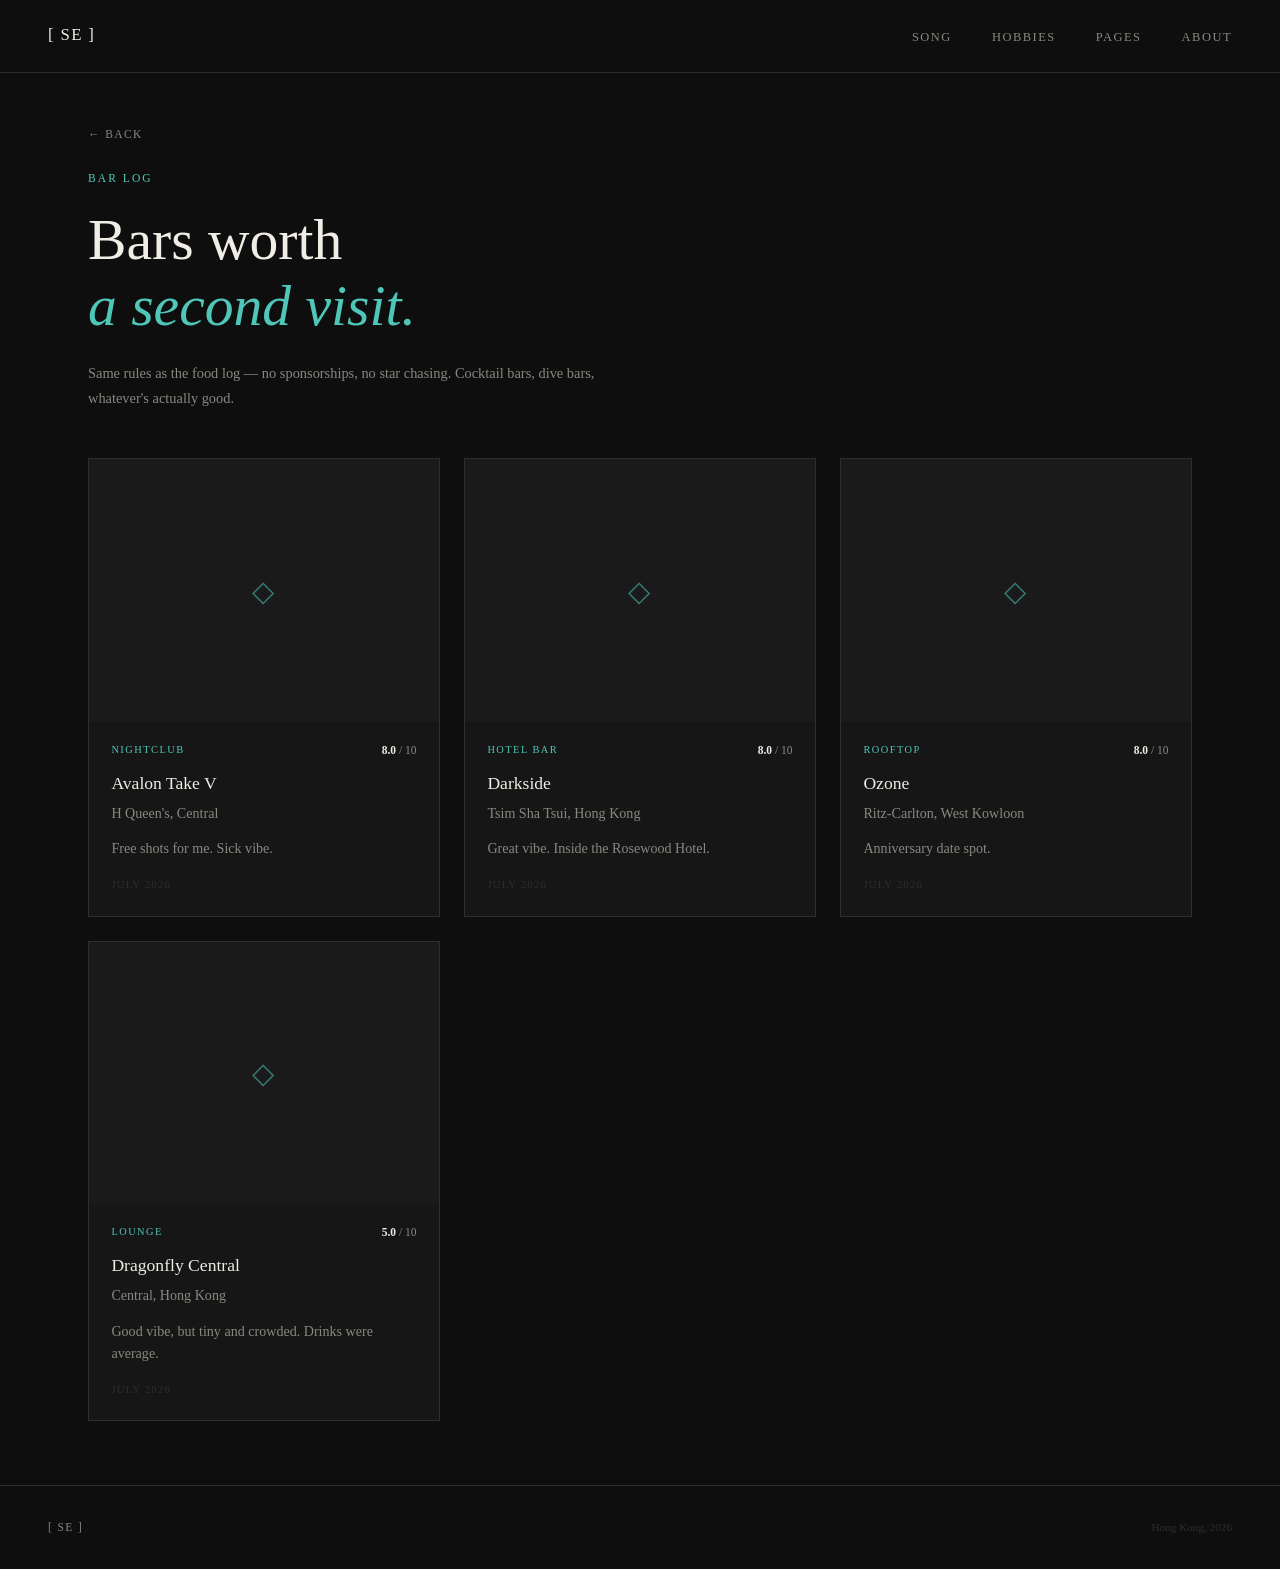
<file: bar-log.html>
<!DOCTYPE html>
<html lang="en">
<head>
  <meta charset="UTF-8" />
  <meta name="viewport" content="width=device-width, initial-scale=1.0" />
  <title>[ Se ] — Bar Log</title>
  <link rel="stylesheet" href="styles.css" />
</head>
<body>

  <!-- NAV -->
  <nav>
    <a href="index.html" class="nav-logo">[ Se ]</a>
    <ul class="nav-links">
      <li><a href="song.html">Song</a></li>
      <li><a href="index.html#hobbies">Hobbies</a></li>
      <li><a href="pages.html">Pages</a></li>
      <li><a href="index.html#about">About</a></li>
    </ul>
  </nav>

  <!-- PAGE HEADER -->
  <div class="page-header">
    <a href="index.html#hobbies" class="page-back">← Back</a>
    <p class="page-label">Bar Log</p>
    <h1>Bars worth<br><em>a second visit.</em></h1>
    <p class="page-sub">Same rules as the food log — no sponsorships, no star chasing. Cocktail bars, dive bars, whatever's actually good.</p>
  </div>

  <!-- BAR GRID -->
  <div class="food-grid">

    <div class="food-card">
      <div class="food-card-img"><span class="food-card-img-icon">◇</span></div>
      <div class="food-card-body">
        <div class="food-card-meta">
          <span class="food-card-tag">Nightclub</span>
          <span class="food-card-rating"><span>8.0</span> / 10</span>
        </div>
        <h3>Avalon Take V</h3>
        <p class="food-card-location">H Queen's, Central</p>
        <p>Free shots for me. Sick vibe.</p>
        <span class="food-card-date">July 2026</span>
      </div>
    </div>

    <div class="food-card">
      <div class="food-card-img"><span class="food-card-img-icon">◇</span></div>
      <div class="food-card-body">
        <div class="food-card-meta">
          <span class="food-card-tag">Hotel Bar</span>
          <span class="food-card-rating"><span>8.0</span> / 10</span>
        </div>
        <h3>Darkside</h3>
        <p class="food-card-location">Tsim Sha Tsui, Hong Kong</p>
        <p>Great vibe. Inside the Rosewood Hotel.</p>
        <span class="food-card-date">July 2026</span>
      </div>
    </div>

    <div class="food-card">
      <div class="food-card-img"><span class="food-card-img-icon">◇</span></div>
      <div class="food-card-body">
        <div class="food-card-meta">
          <span class="food-card-tag">Rooftop</span>
          <span class="food-card-rating"><span>8.0</span> / 10</span>
        </div>
        <h3>Ozone</h3>
        <p class="food-card-location">Ritz-Carlton, West Kowloon</p>
        <p>Anniversary date spot.</p>
        <span class="food-card-date">July 2026</span>
      </div>
    </div>

    <div class="food-card">
      <div class="food-card-img"><span class="food-card-img-icon">◇</span></div>
      <div class="food-card-body">
        <div class="food-card-meta">
          <span class="food-card-tag">Lounge</span>
          <span class="food-card-rating"><span>5.0</span> / 10</span>
        </div>
        <h3>Dragonfly Central</h3>
        <p class="food-card-location">Central, Hong Kong</p>
        <p>Good vibe, but tiny and crowded. Drinks were average.</p>
        <span class="food-card-date">July 2026</span>
      </div>
    </div>

  </div>

  <!-- FOOTER -->
  <footer>
    <span class="footer-name">[ Se ]</span>
    <span class="footer-note">Hong Kong, 2026</span>
  </footer>

</body>
</html>
</file>
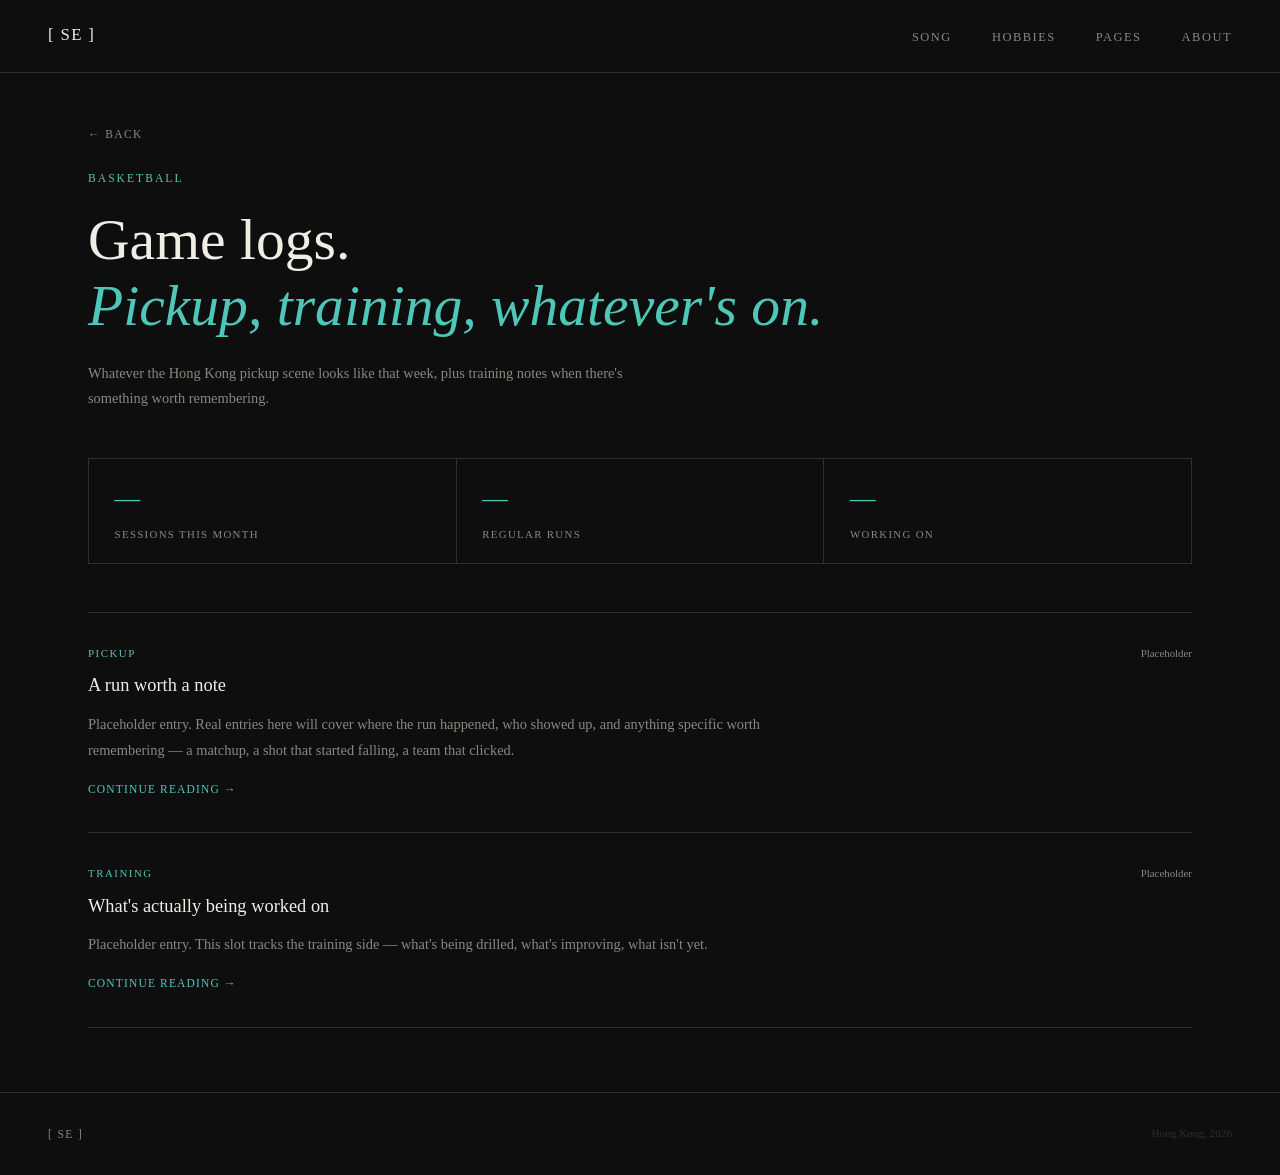
<file: basketball.html>
<!DOCTYPE html>
<html lang="en">
<head>
  <meta charset="UTF-8" />
  <meta name="viewport" content="width=device-width, initial-scale=1.0" />
  <title>[ Se ] — Basketball</title>
  <link rel="stylesheet" href="styles.css" />
</head>
<body>

  <!-- NAV -->
  <nav>
    <a href="index.html" class="nav-logo">[ Se ]</a>
    <ul class="nav-links">
      <li><a href="song.html">Song</a></li>
      <li><a href="index.html#hobbies">Hobbies</a></li>
      <li><a href="pages.html">Pages</a></li>
      <li><a href="index.html#about">About</a></li>
    </ul>
  </nav>

  <!-- PAGE HEADER -->
  <div class="page-header">
    <a href="index.html#hobbies" class="page-back">← Back</a>
    <p class="page-label">Basketball</p>
    <h1>Game logs.<br><em>Pickup, training, whatever's on.</em></h1>
    <p class="page-sub">Whatever the Hong Kong pickup scene looks like that week, plus training notes when there's something worth remembering.</p>
  </div>

  <!-- STATS -->
  <div class="stat-row">
    <div class="stat-block">
      <div class="stat-value">—</div>
      <div class="stat-label">Sessions this month</div>
    </div>
    <div class="stat-block">
      <div class="stat-value">—</div>
      <div class="stat-label">Regular runs</div>
    </div>
    <div class="stat-block">
      <div class="stat-value">—</div>
      <div class="stat-label">Working on</div>
    </div>
  </div>

  <!-- GAME LOG FEED -->
  <div class="markets-feed">

    <div class="market-post">
      <div class="market-post-header">
        <span class="market-tag">Pickup</span>
        <span class="market-date">Placeholder</span>
      </div>
      <h3 class="market-title">A run worth a note</h3>
      <p class="market-body">Placeholder entry. Real entries here will cover where the run happened, who showed up, and anything specific worth remembering — a matchup, a shot that started falling, a team that clicked.</p>
      <a href="#" class="market-read">Continue reading →</a>
    </div>

    <div class="market-post">
      <div class="market-post-header">
        <span class="market-tag">Training</span>
        <span class="market-date">Placeholder</span>
      </div>
      <h3 class="market-title">What's actually being worked on</h3>
      <p class="market-body">Placeholder entry. This slot tracks the training side — what's being drilled, what's improving, what isn't yet.</p>
      <a href="#" class="market-read">Continue reading →</a>
    </div>

  </div>

  <!-- FOOTER -->
  <footer>
    <span class="footer-name">[ Se ]</span>
    <span class="footer-note">Hong Kong, 2026</span>
  </footer>

</body>
</html>
</file>
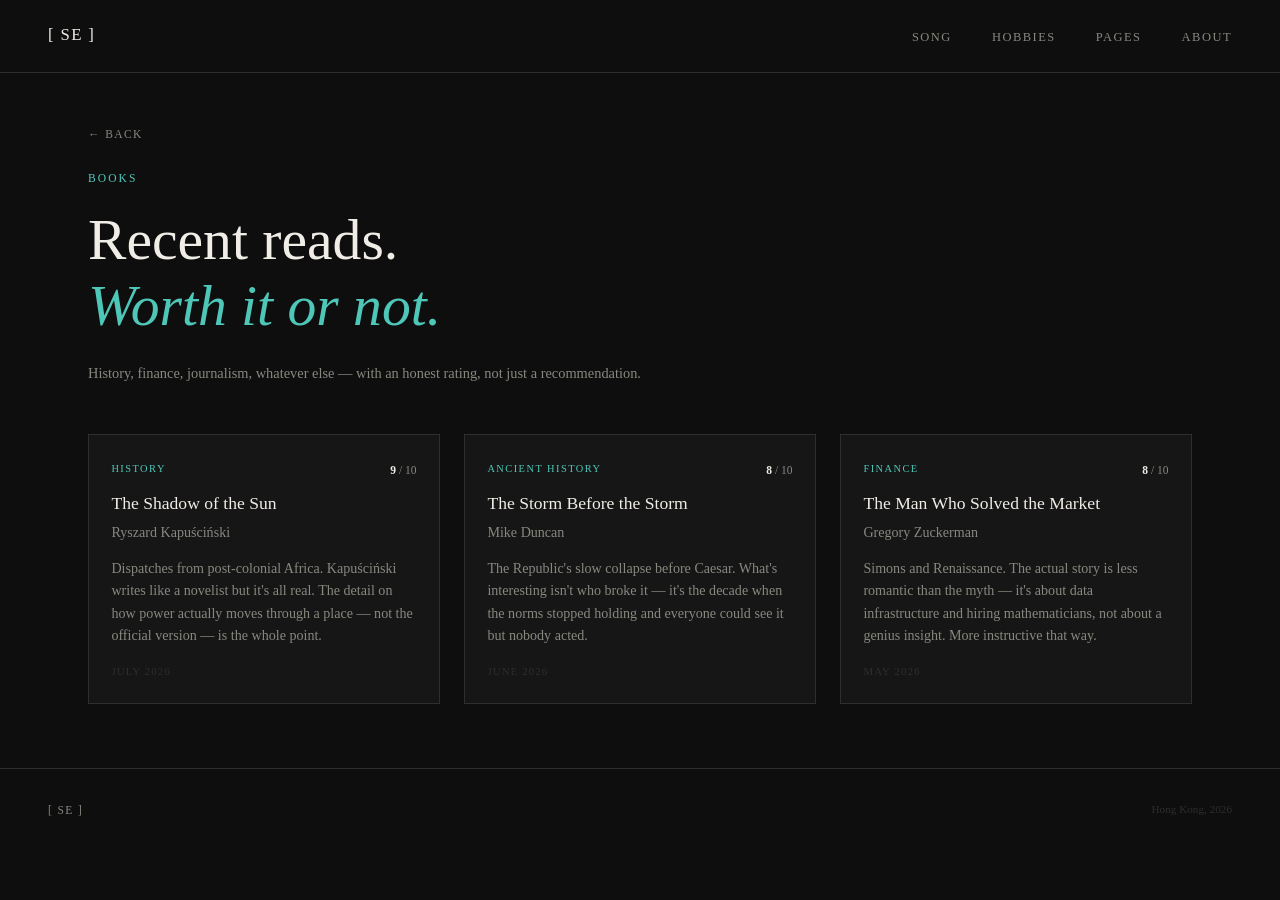
<file: books.html>
<!DOCTYPE html>
<html lang="en">
<head>
  <meta charset="UTF-8" />
  <meta name="viewport" content="width=device-width, initial-scale=1.0" />
  <title>[ Se ] — Books</title>
  <link rel="stylesheet" href="styles.css" />
</head>
<body>

  <!-- NAV -->
  <nav>
    <a href="index.html" class="nav-logo">[ Se ]</a>
    <ul class="nav-links">
      <li><a href="song.html">Song</a></li>
      <li><a href="index.html#hobbies">Hobbies</a></li>
      <li><a href="pages.html">Pages</a></li>
      <li><a href="index.html#about">About</a></li>
    </ul>
  </nav>

  <!-- PAGE HEADER -->
  <div class="page-header">
    <a href="index.html#hobbies" class="page-back">← Back</a>
    <p class="page-label">Books</p>
    <h1>Recent reads.<br><em>Worth it or not.</em></h1>
    <p class="page-sub">History, finance, journalism, whatever else — with an honest rating, not just a recommendation.</p>
  </div>

  <!-- BOOKS GRID -->
  <div class="food-grid">

    <div class="food-card">
      <div class="food-card-body" style="padding-top: 1.6rem;">
        <div class="food-card-meta">
          <span class="food-card-tag">History</span>
          <span class="food-card-rating"><span>9</span> / 10</span>
        </div>
        <h3>The Shadow of the Sun</h3>
        <p class="food-card-location">Ryszard Kapuściński</p>
        <p>Dispatches from post-colonial Africa. Kapuściński writes like a novelist but it's all real. The detail on how power actually moves through a place — not the official version — is the whole point.</p>
        <span class="food-card-date">July 2026</span>
      </div>
    </div>

    <div class="food-card">
      <div class="food-card-body" style="padding-top: 1.6rem;">
        <div class="food-card-meta">
          <span class="food-card-tag">Ancient History</span>
          <span class="food-card-rating"><span>8</span> / 10</span>
        </div>
        <h3>The Storm Before the Storm</h3>
        <p class="food-card-location">Mike Duncan</p>
        <p>The Republic's slow collapse before Caesar. What's interesting isn't who broke it — it's the decade when the norms stopped holding and everyone could see it but nobody acted.</p>
        <span class="food-card-date">June 2026</span>
      </div>
    </div>

    <div class="food-card">
      <div class="food-card-body" style="padding-top: 1.6rem;">
        <div class="food-card-meta">
          <span class="food-card-tag">Finance</span>
          <span class="food-card-rating"><span>8</span> / 10</span>
        </div>
        <h3>The Man Who Solved the Market</h3>
        <p class="food-card-location">Gregory Zuckerman</p>
        <p>Simons and Renaissance. The actual story is less romantic than the myth — it's about data infrastructure and hiring mathematicians, not about a genius insight. More instructive that way.</p>
        <span class="food-card-date">May 2026</span>
      </div>
    </div>

  </div>

  <!-- FOOTER -->
  <footer>
    <span class="footer-name">[ Se ]</span>
    <span class="footer-note">Hong Kong, 2026</span>
  </footer>

</body>
</html>
</file>
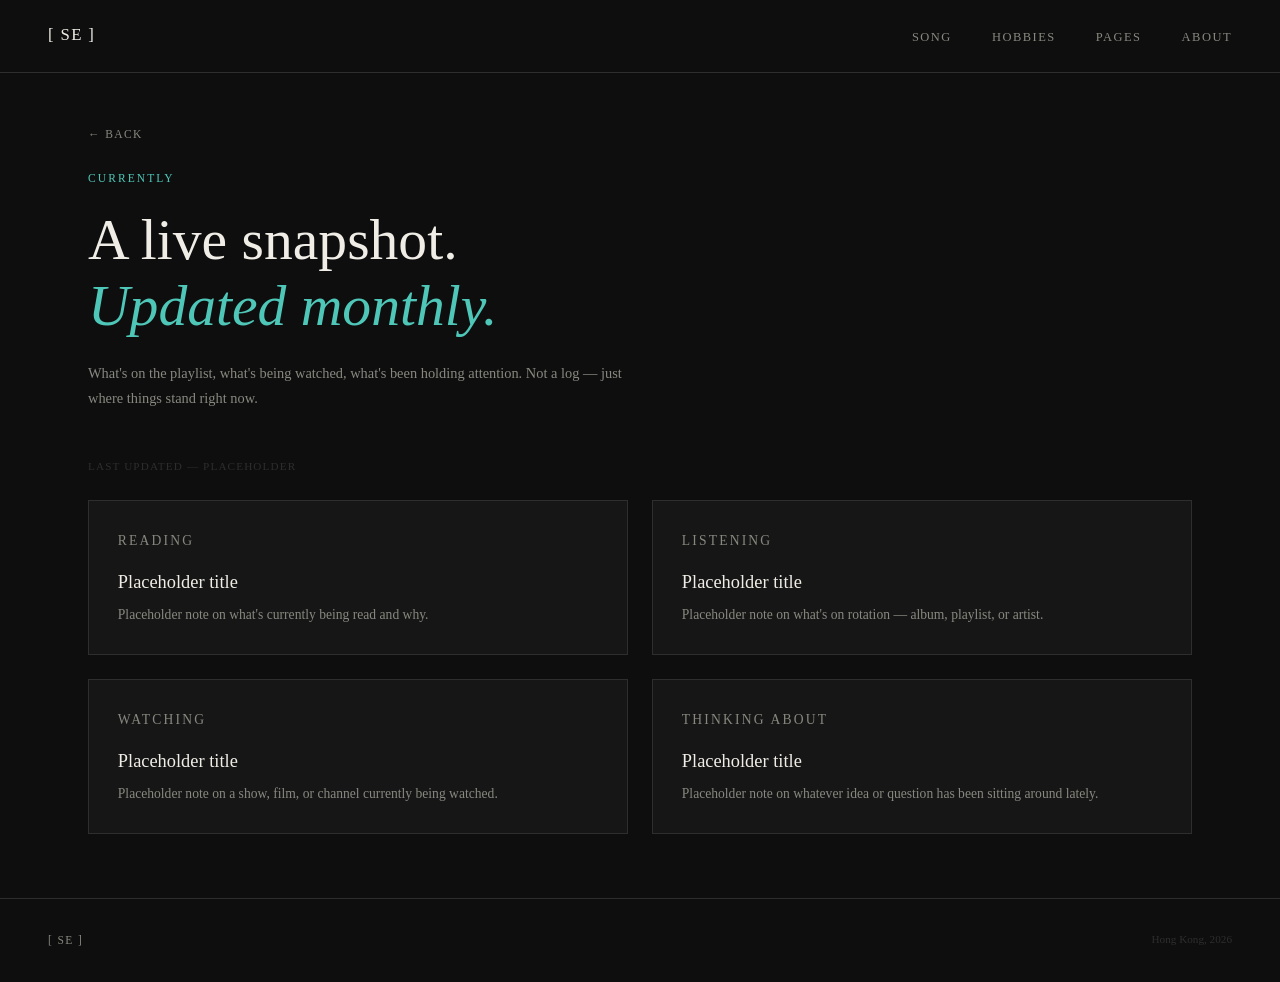
<file: currently.html>
<!DOCTYPE html>
<html lang="en">
<head>
  <meta charset="UTF-8" />
  <meta name="viewport" content="width=device-width, initial-scale=1.0" />
  <title>[ Se ] — Currently</title>
  <link rel="stylesheet" href="styles.css" />
</head>
<body>

  <!-- NAV -->
  <nav>
    <a href="index.html" class="nav-logo">[ Se ]</a>
    <ul class="nav-links">
      <li><a href="song.html">Song</a></li>
      <li><a href="index.html#hobbies">Hobbies</a></li>
      <li><a href="pages.html">Pages</a></li>
      <li><a href="index.html#about">About</a></li>
    </ul>
  </nav>

  <!-- PAGE HEADER -->
  <div class="page-header">
    <a href="index.html#hobbies" class="page-back">← Back</a>
    <p class="page-label">Currently</p>
    <h1>A live snapshot.<br><em>Updated monthly.</em></h1>
    <p class="page-sub">What's on the playlist, what's being watched, what's been holding attention. Not a log — just where things stand right now.</p>
  </div>

  <p class="now-updated">Last updated — Placeholder</p>

  <!-- NOW GRID -->
  <div class="now-grid">

    <div class="now-block">
      <p class="now-block-label">Reading</p>
      <h3>Placeholder title</h3>
      <p>Placeholder note on what's currently being read and why.</p>
    </div>

    <div class="now-block">
      <p class="now-block-label">Listening</p>
      <h3>Placeholder title</h3>
      <p>Placeholder note on what's on rotation — album, playlist, or artist.</p>
    </div>

    <div class="now-block">
      <p class="now-block-label">Watching</p>
      <h3>Placeholder title</h3>
      <p>Placeholder note on a show, film, or channel currently being watched.</p>
    </div>

    <div class="now-block">
      <p class="now-block-label">Thinking about</p>
      <h3>Placeholder title</h3>
      <p>Placeholder note on whatever idea or question has been sitting around lately.</p>
    </div>

  </div>

  <!-- FOOTER -->
  <footer>
    <span class="footer-name">[ Se ]</span>
    <span class="footer-note">Hong Kong, 2026</span>
  </footer>

</body>
</html>
</file>
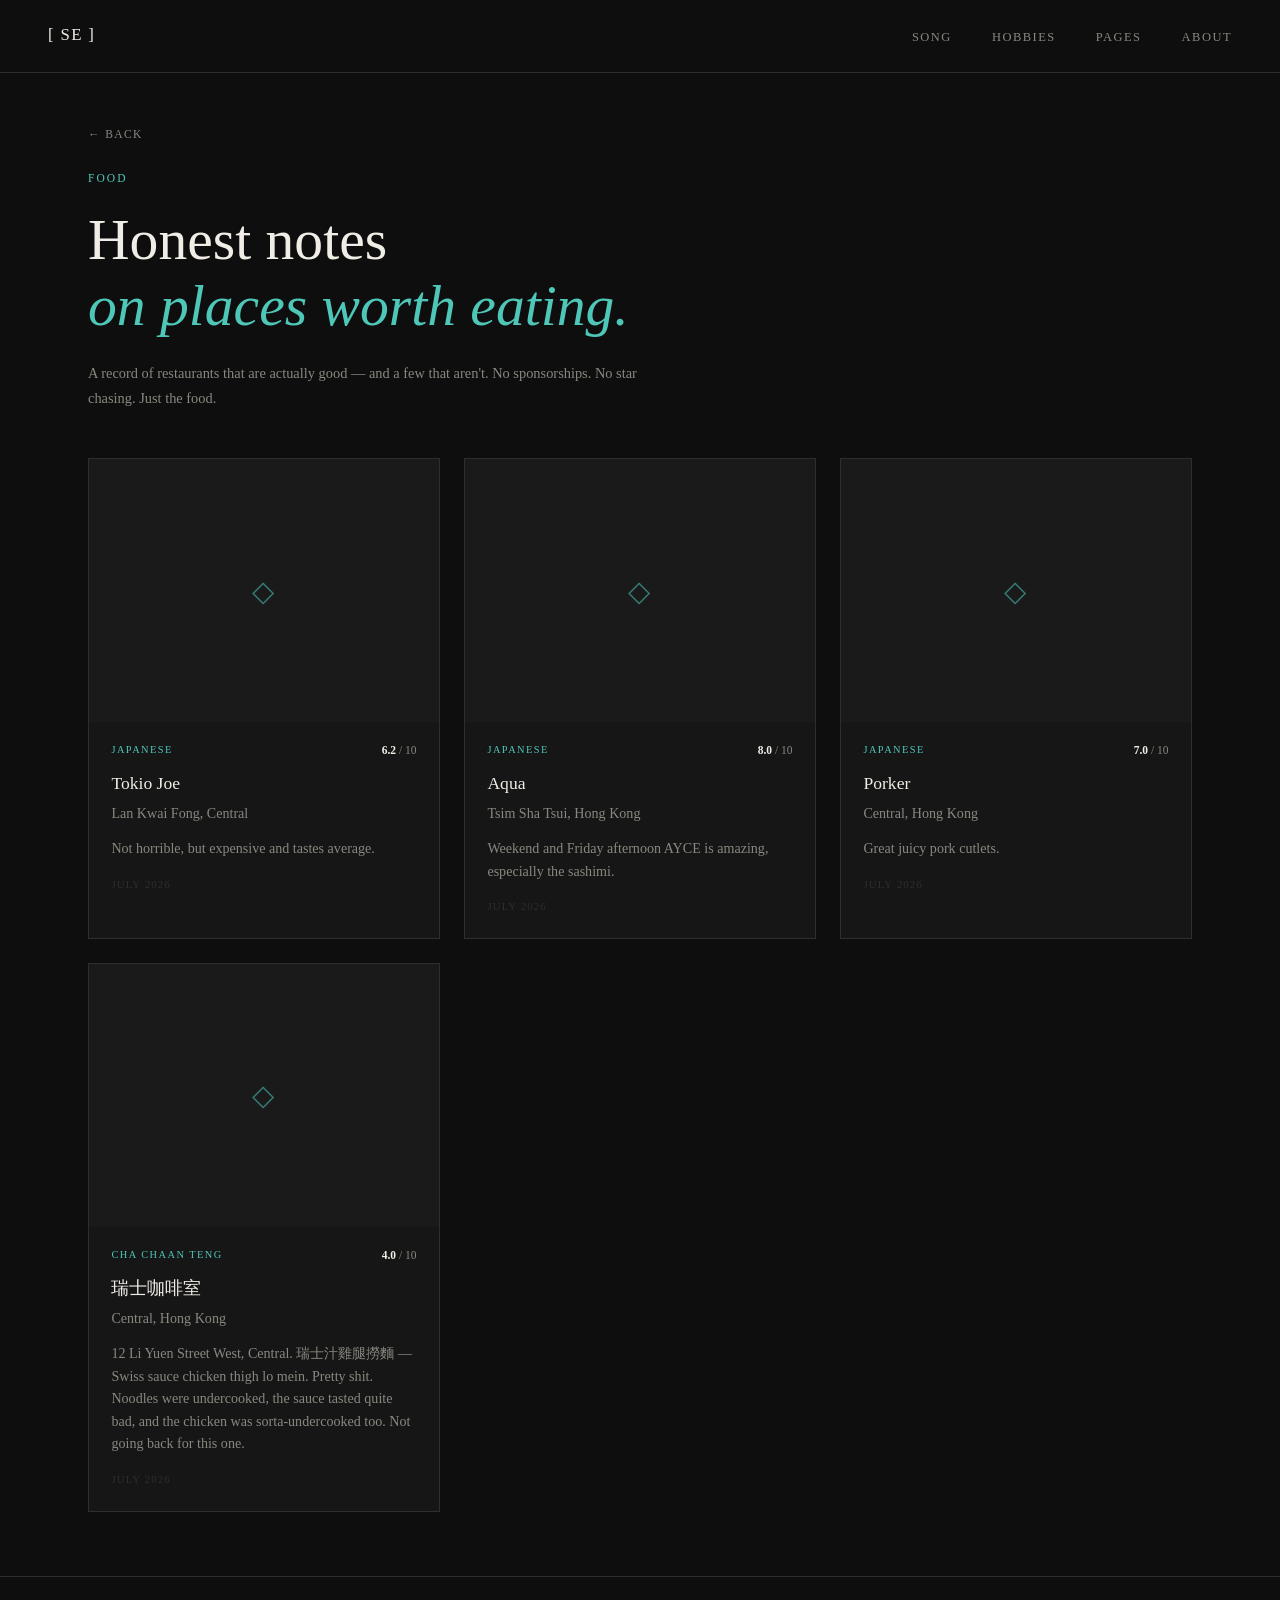
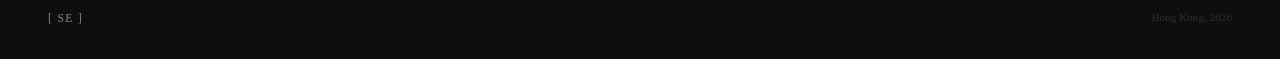
<file: food.html>
<!DOCTYPE html>
<html lang="en">
<head>
  <meta charset="UTF-8" />
  <meta name="viewport" content="width=device-width, initial-scale=1.0" />
  <title>[ Se ] — Food</title>
  <link rel="stylesheet" href="styles.css" />
</head>
<body>

  <!-- NAV -->
  <nav>
    <a href="index.html" class="nav-logo">[ Se ]</a>
    <ul class="nav-links">
      <li><a href="song.html">Song</a></li>
      <li><a href="index.html#hobbies">Hobbies</a></li>
      <li><a href="pages.html">Pages</a></li>
      <li><a href="index.html#about">About</a></li>
    </ul>
  </nav>

  <!-- PAGE HEADER -->
  <div class="page-header">
    <a href="index.html#hobbies" class="page-back">← Back</a>
    <p class="page-label">Food</p>
    <h1>Honest notes<br><em>on places worth eating.</em></h1>
    <p class="page-sub">A record of restaurants that are actually good — and a few that aren't. No sponsorships. No star chasing. Just the food.</p>
  </div>

  <!-- FOOD GRID -->
  <div class="food-grid">

    <div class="food-card">
      <div class="food-card-img"><span class="food-card-img-icon">◇</span></div>
      <div class="food-card-body">
        <div class="food-card-meta">
          <span class="food-card-tag">Japanese</span>
          <span class="food-card-rating"><span>6.2</span> / 10</span>
        </div>
        <h3>Tokio Joe</h3>
        <p class="food-card-location">Lan Kwai Fong, Central</p>
        <p>Not horrible, but expensive and tastes average.</p>
        <span class="food-card-date">July 2026</span>
      </div>
    </div>

    <div class="food-card">
      <div class="food-card-img"><span class="food-card-img-icon">◇</span></div>
      <div class="food-card-body">
        <div class="food-card-meta">
          <span class="food-card-tag">Japanese</span>
          <span class="food-card-rating"><span>8.0</span> / 10</span>
        </div>
        <h3>Aqua</h3>
        <p class="food-card-location">Tsim Sha Tsui, Hong Kong</p>
        <p>Weekend and Friday afternoon AYCE is amazing, especially the sashimi.</p>
        <span class="food-card-date">July 2026</span>
      </div>
    </div>

    <div class="food-card">
      <div class="food-card-img"><span class="food-card-img-icon">◇</span></div>
      <div class="food-card-body">
        <div class="food-card-meta">
          <span class="food-card-tag">Japanese</span>
          <span class="food-card-rating"><span>7.0</span> / 10</span>
        </div>
        <h3>Porker</h3>
        <p class="food-card-location">Central, Hong Kong</p>
        <p>Great juicy pork cutlets.</p>
        <span class="food-card-date">July 2026</span>
      </div>
    </div>

    <div class="food-card">
      <div class="food-card-img"><span class="food-card-img-icon">◇</span></div>
      <div class="food-card-body">
        <div class="food-card-meta">
          <span class="food-card-tag">Cha Chaan Teng</span>
          <span class="food-card-rating"><span>4.0</span> / 10</span>
        </div>
        <h3>瑞士咖啡室</h3>
        <p class="food-card-location">Central, Hong Kong</p>
        <p>12 Li Yuen Street West, Central. 瑞士汁雞腿撈麵 — Swiss sauce chicken thigh lo mein. Pretty shit. Noodles were undercooked, the sauce tasted quite bad, and the chicken was sorta-undercooked too. Not going back for this one.</p>
        <span class="food-card-date">July 2026</span>
      </div>
    </div>

  </div>

  <!-- FOOTER -->
  <footer>
    <span class="footer-name">[ Se ]</span>
    <span class="footer-note">Hong Kong, 2026</span>
  </footer>

</body>
</html>
</file>
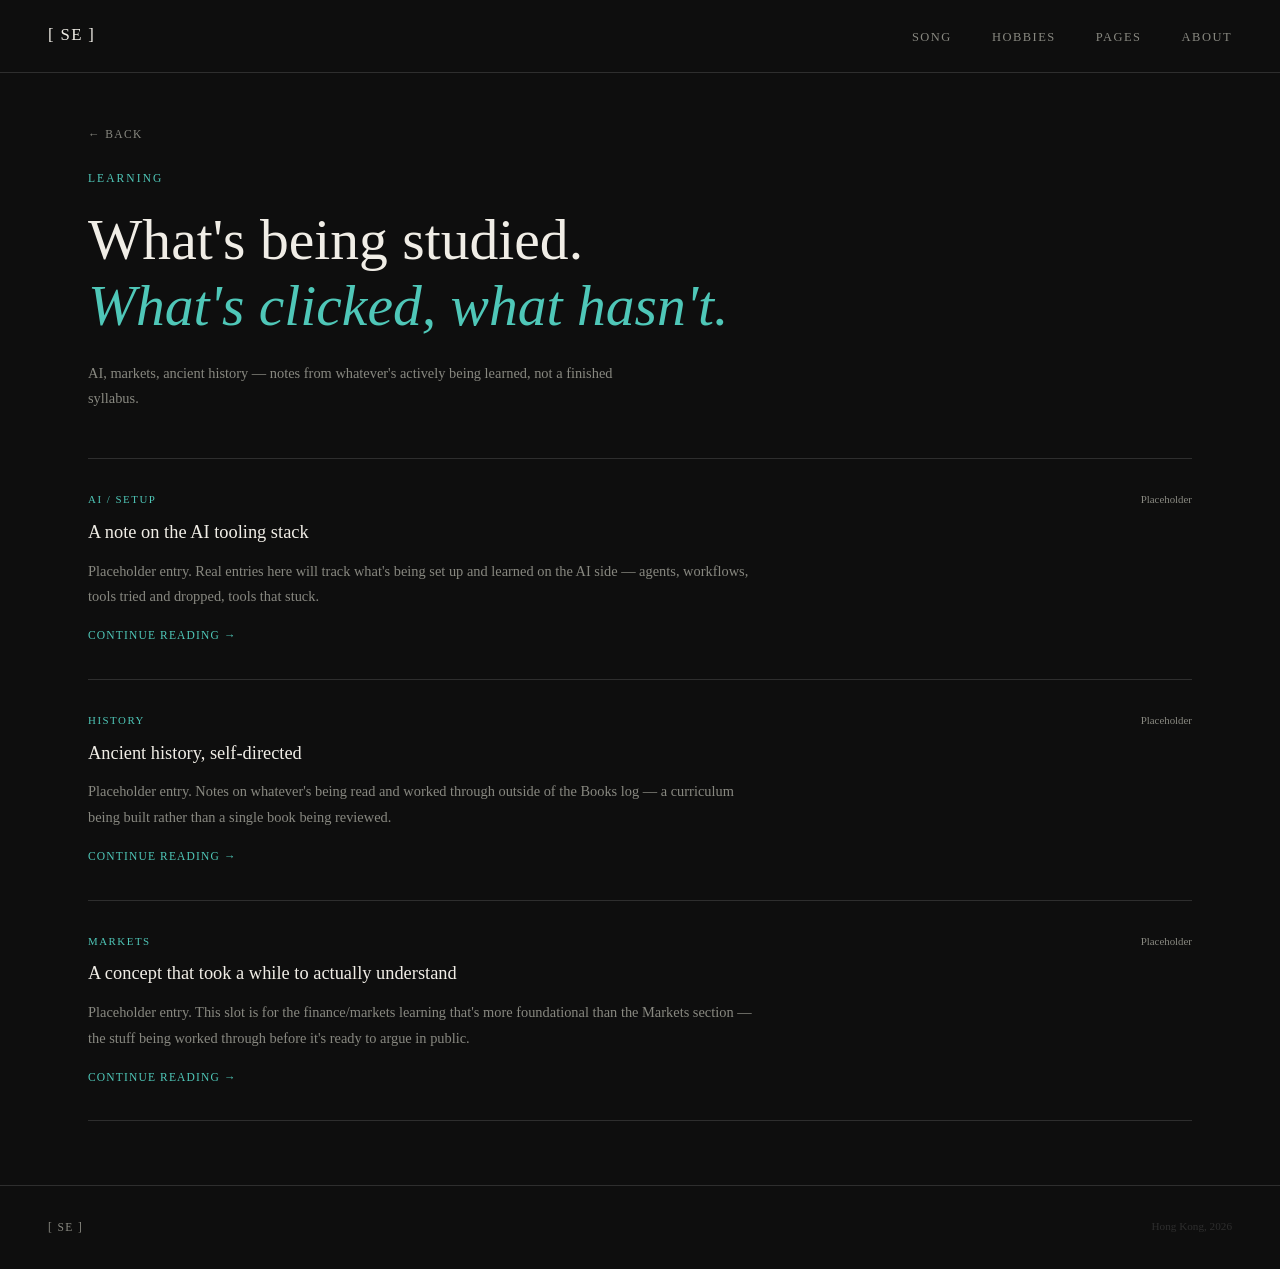
<file: learning.html>
<!DOCTYPE html>
<html lang="en">
<head>
  <meta charset="UTF-8" />
  <meta name="viewport" content="width=device-width, initial-scale=1.0" />
  <title>[ Se ] — Learning</title>
  <link rel="stylesheet" href="styles.css" />
</head>
<body>

  <!-- NAV -->
  <nav>
    <a href="index.html" class="nav-logo">[ Se ]</a>
    <ul class="nav-links">
      <li><a href="song.html">Song</a></li>
      <li><a href="index.html#hobbies">Hobbies</a></li>
      <li><a href="pages.html">Pages</a></li>
      <li><a href="index.html#about">About</a></li>
    </ul>
  </nav>

  <!-- PAGE HEADER -->
  <div class="page-header">
    <a href="index.html#hobbies" class="page-back">← Back</a>
    <p class="page-label">Learning</p>
    <h1>What's being studied.<br><em>What's clicked, what hasn't.</em></h1>
    <p class="page-sub">AI, markets, ancient history — notes from whatever's actively being learned, not a finished syllabus.</p>
  </div>

  <!-- NOTES FEED -->
  <div class="markets-feed">

    <div class="market-post">
      <div class="market-post-header">
        <span class="market-tag">AI / Setup</span>
        <span class="market-date">Placeholder</span>
      </div>
      <h3 class="market-title">A note on the AI tooling stack</h3>
      <p class="market-body">Placeholder entry. Real entries here will track what's being set up and learned on the AI side — agents, workflows, tools tried and dropped, tools that stuck.</p>
      <a href="#" class="market-read">Continue reading →</a>
    </div>

    <div class="market-post">
      <div class="market-post-header">
        <span class="market-tag">History</span>
        <span class="market-date">Placeholder</span>
      </div>
      <h3 class="market-title">Ancient history, self-directed</h3>
      <p class="market-body">Placeholder entry. Notes on whatever's being read and worked through outside of the Books log — a curriculum being built rather than a single book being reviewed.</p>
      <a href="#" class="market-read">Continue reading →</a>
    </div>

    <div class="market-post">
      <div class="market-post-header">
        <span class="market-tag">Markets</span>
        <span class="market-date">Placeholder</span>
      </div>
      <h3 class="market-title">A concept that took a while to actually understand</h3>
      <p class="market-body">Placeholder entry. This slot is for the finance/markets learning that's more foundational than the Markets section — the stuff being worked through before it's ready to argue in public.</p>
      <a href="#" class="market-read">Continue reading →</a>
    </div>

  </div>

  <!-- FOOTER -->
  <footer>
    <span class="footer-name">[ Se ]</span>
    <span class="footer-note">Hong Kong, 2026</span>
  </footer>

</body>
</html>
</file>
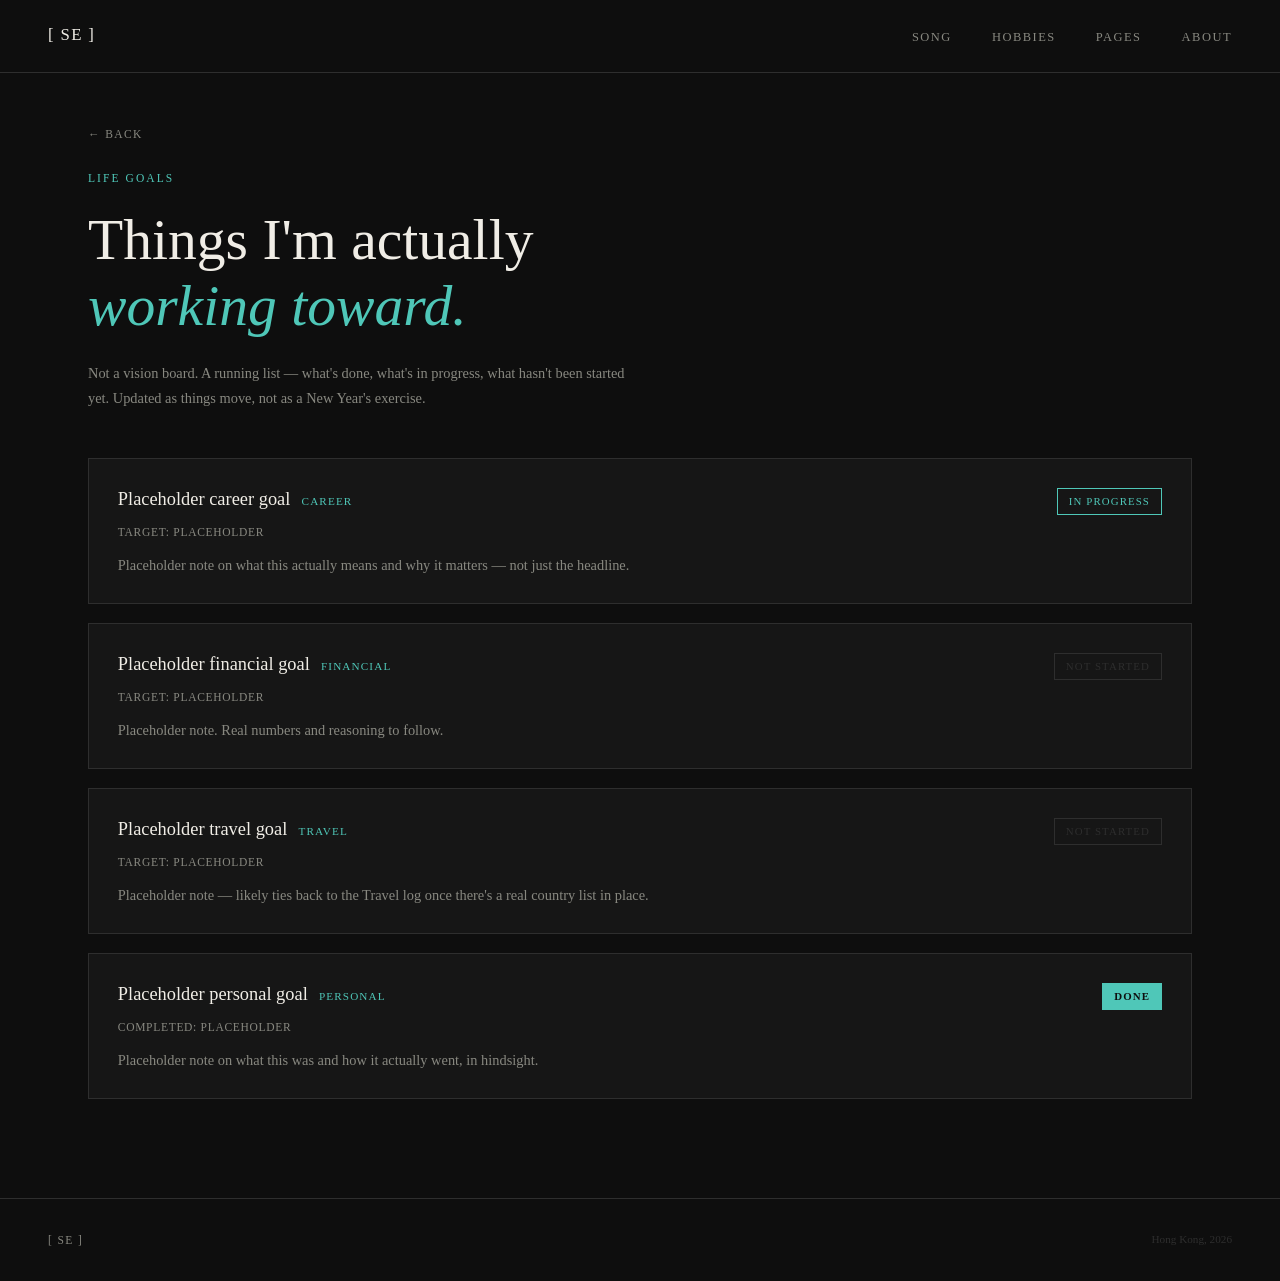
<file: life-goals.html>
<!DOCTYPE html>
<html lang="en">
<head>
  <meta charset="UTF-8" />
  <meta name="viewport" content="width=device-width, initial-scale=1.0" />
  <title>[ Se ] — Life Goals</title>
  <link rel="stylesheet" href="styles.css" />
</head>
<body>

  <!-- NAV -->
  <nav>
    <a href="index.html" class="nav-logo">[ Se ]</a>
    <ul class="nav-links">
      <li><a href="song.html">Song</a></li>
      <li><a href="index.html#hobbies">Hobbies</a></li>
      <li><a href="pages.html">Pages</a></li>
      <li><a href="index.html#about">About</a></li>
    </ul>
  </nav>

  <!-- PAGE HEADER -->
  <div class="page-header">
    <a href="index.html#hobbies" class="page-back">← Back</a>
    <p class="page-label">Life Goals</p>
    <h1>Things I'm actually<br><em>working toward.</em></h1>
    <p class="page-sub">Not a vision board. A running list — what's done, what's in progress, what hasn't been started yet. Updated as things move, not as a New Year's exercise.</p>
  </div>

  <!-- GOAL LOG -->
  <div class="goal-log">

    <div class="goal-block">
      <div class="goal-block-header">
        <div class="goal-name-row">
          <h3 class="goal-title">Placeholder career goal</h3>
          <span class="goal-category">Career</span>
        </div>
        <span class="goal-status goal-status--progress">In Progress</span>
      </div>
      <p class="goal-target">Target: placeholder</p>
      <p class="goal-note">Placeholder note on what this actually means and why it matters — not just the headline.</p>
    </div>

    <div class="goal-block">
      <div class="goal-block-header">
        <div class="goal-name-row">
          <h3 class="goal-title">Placeholder financial goal</h3>
          <span class="goal-category">Financial</span>
        </div>
        <span class="goal-status goal-status--not-started">Not Started</span>
      </div>
      <p class="goal-target">Target: placeholder</p>
      <p class="goal-note">Placeholder note. Real numbers and reasoning to follow.</p>
    </div>

    <div class="goal-block">
      <div class="goal-block-header">
        <div class="goal-name-row">
          <h3 class="goal-title">Placeholder travel goal</h3>
          <span class="goal-category">Travel</span>
        </div>
        <span class="goal-status goal-status--not-started">Not Started</span>
      </div>
      <p class="goal-target">Target: placeholder</p>
      <p class="goal-note">Placeholder note — likely ties back to the Travel log once there's a real country list in place.</p>
    </div>

    <div class="goal-block">
      <div class="goal-block-header">
        <div class="goal-name-row">
          <h3 class="goal-title">Placeholder personal goal</h3>
          <span class="goal-category">Personal</span>
        </div>
        <span class="goal-status goal-status--done">Done</span>
      </div>
      <p class="goal-target">Completed: placeholder</p>
      <p class="goal-note">Placeholder note on what this was and how it actually went, in hindsight.</p>
    </div>

  </div>

  <!-- FOOTER -->
  <footer>
    <span class="footer-name">[ Se ]</span>
    <span class="footer-note">Hong Kong, 2026</span>
  </footer>

</body>
</html>
</file>
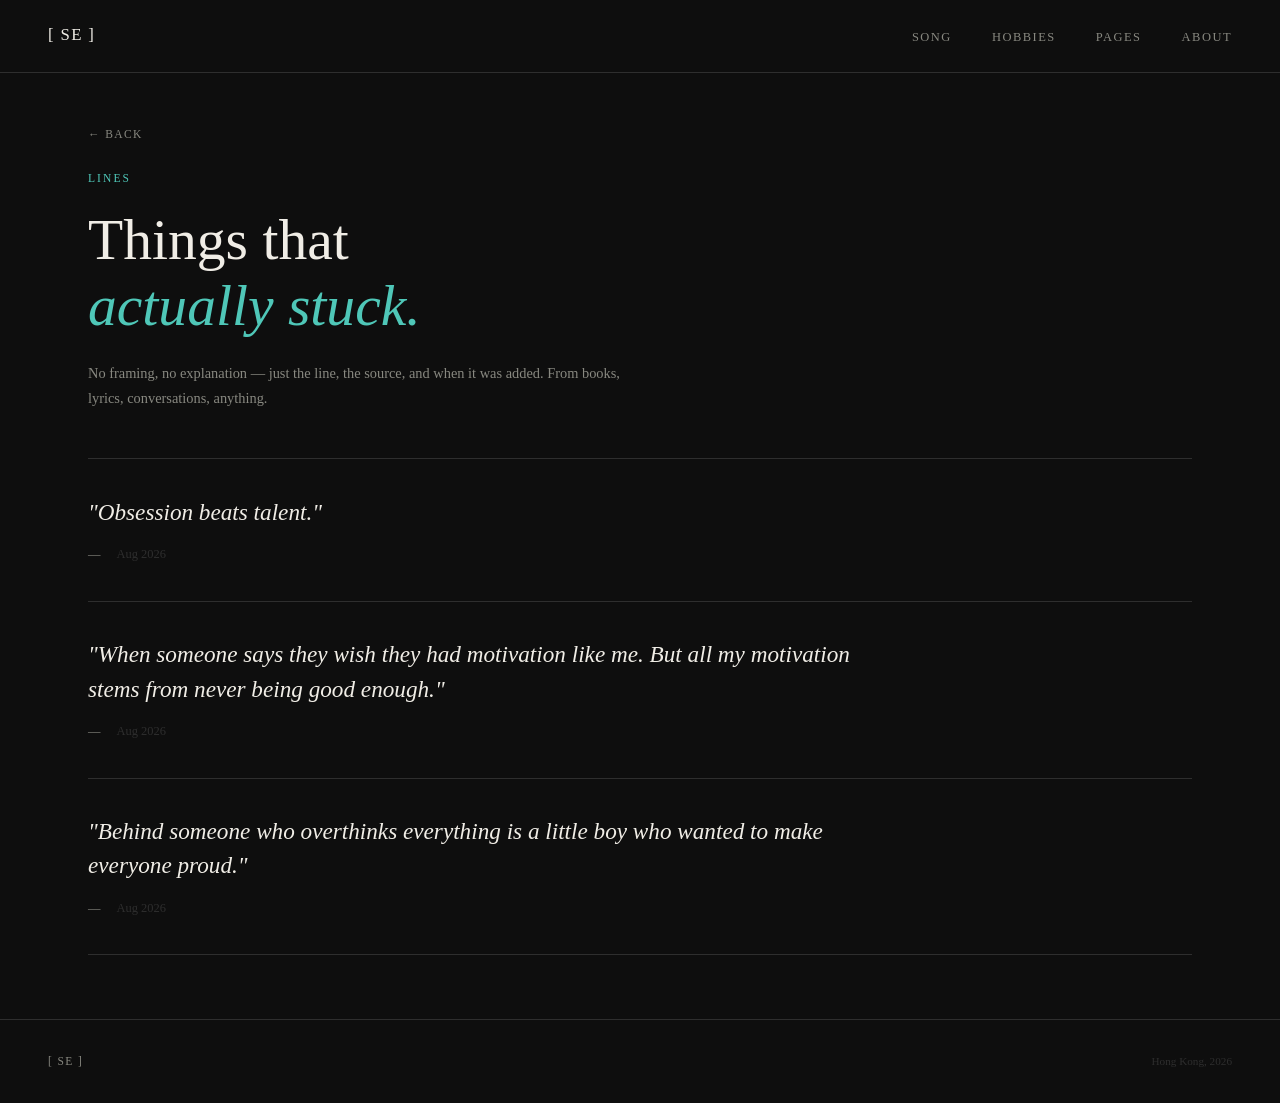
<file: lines.html>
<!DOCTYPE html>
<html lang="en">
<head>
  <meta charset="UTF-8" />
  <meta name="viewport" content="width=device-width, initial-scale=1.0" />
  <title>[ Se ] — Lines</title>
  <link rel="stylesheet" href="styles.css" />
</head>
<body>

  <!-- NAV -->
  <nav>
    <a href="index.html" class="nav-logo">[ Se ]</a>
    <ul class="nav-links">
      <li><a href="song.html">Song</a></li>
      <li><a href="index.html#hobbies">Hobbies</a></li>
      <li><a href="pages.html">Pages</a></li>
      <li><a href="index.html#about">About</a></li>
    </ul>
  </nav>

  <!-- PAGE HEADER -->
  <div class="page-header">
    <a href="index.html#hobbies" class="page-back">← Back</a>
    <p class="page-label">Lines</p>
    <h1>Things that<br><em>actually stuck.</em></h1>
    <p class="page-sub">No framing, no explanation — just the line, the source, and when it was added. From books, lyrics, conversations, anything.</p>
  </div>

  <!-- LINES FEED -->
  <div class="lines-feed">

    <div class="line-entry">
      <blockquote class="line-text">"Obsession beats talent."</blockquote>
      <div class="line-source">— <span class="line-date">Aug 2026</span></div>
    </div>

    <div class="line-entry">
      <blockquote class="line-text">"When someone says they wish they had motivation like me. But all my motivation stems from never being good enough."</blockquote>
      <div class="line-source">— <span class="line-date">Aug 2026</span></div>
    </div>

    <div class="line-entry">
      <blockquote class="line-text">"Behind someone who overthinks everything is a little boy who wanted to make everyone proud."</blockquote>
      <div class="line-source">— <span class="line-date">Aug 2026</span></div>
    </div>

  </div>

  <!-- FOOTER -->
  <footer>
    <span class="footer-name">[ Se ]</span>
    <span class="footer-note">Hong Kong, 2026</span>
  </footer>

</body>
</html>
</file>
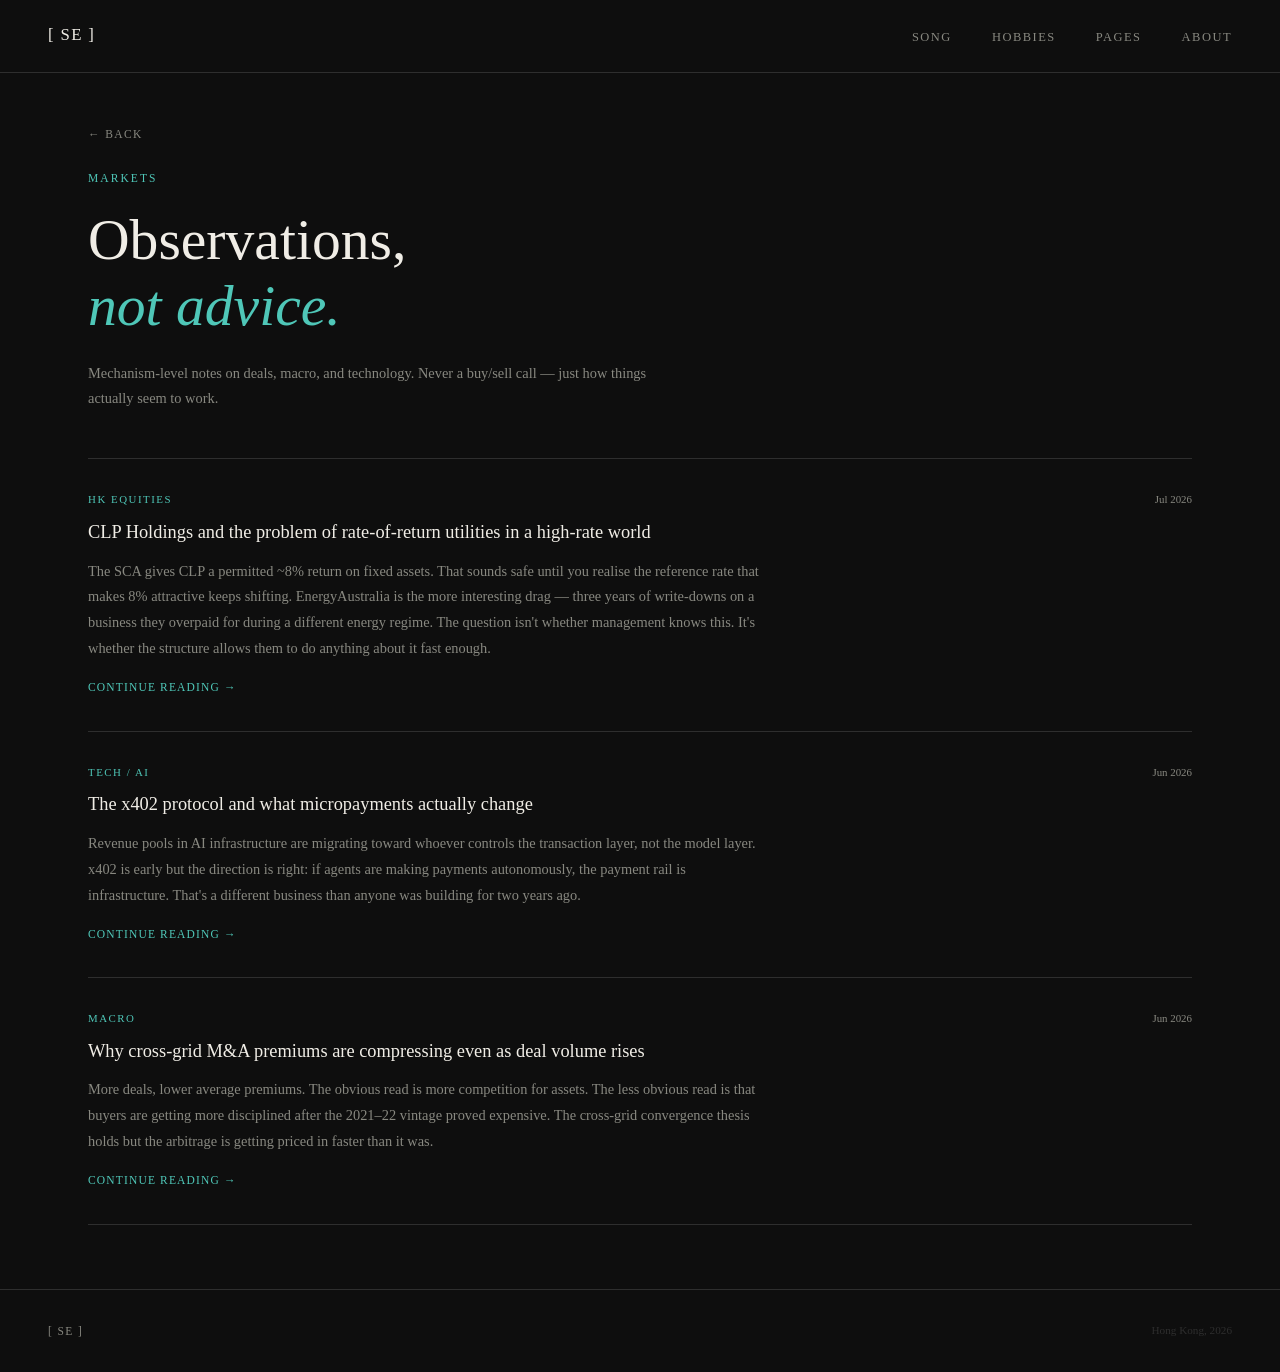
<file: markets.html>
<!DOCTYPE html>
<html lang="en">
<head>
  <meta charset="UTF-8" />
  <meta name="viewport" content="width=device-width, initial-scale=1.0" />
  <title>[ Se ] — Markets</title>
  <link rel="stylesheet" href="styles.css" />
</head>
<body>

  <!-- NAV -->
  <nav>
    <a href="index.html" class="nav-logo">[ Se ]</a>
    <ul class="nav-links">
      <li><a href="song.html">Song</a></li>
      <li><a href="index.html#hobbies">Hobbies</a></li>
      <li><a href="pages.html">Pages</a></li>
      <li><a href="index.html#about">About</a></li>
    </ul>
  </nav>

  <!-- PAGE HEADER -->
  <div class="page-header">
    <a href="index.html#hobbies" class="page-back">← Back</a>
    <p class="page-label">Markets</p>
    <h1>Observations,<br><em>not advice.</em></h1>
    <p class="page-sub">Mechanism-level notes on deals, macro, and technology. Never a buy/sell call — just how things actually seem to work.</p>
  </div>

  <!-- MARKETS FEED -->
  <div class="markets-feed">

    <div class="market-post">
      <div class="market-post-header">
        <span class="market-tag">HK Equities</span>
        <span class="market-date">Jul 2026</span>
      </div>
      <h3 class="market-title">CLP Holdings and the problem of rate-of-return utilities in a high-rate world</h3>
      <p class="market-body">The SCA gives CLP a permitted ~8% return on fixed assets. That sounds safe until you realise the reference rate that makes 8% attractive keeps shifting. EnergyAustralia is the more interesting drag — three years of write-downs on a business they overpaid for during a different energy regime. The question isn't whether management knows this. It's whether the structure allows them to do anything about it fast enough.</p>
      <a href="#" class="market-read">Continue reading →</a>
    </div>

    <div class="market-post">
      <div class="market-post-header">
        <span class="market-tag">Tech / AI</span>
        <span class="market-date">Jun 2026</span>
      </div>
      <h3 class="market-title">The x402 protocol and what micropayments actually change</h3>
      <p class="market-body">Revenue pools in AI infrastructure are migrating toward whoever controls the transaction layer, not the model layer. x402 is early but the direction is right: if agents are making payments autonomously, the payment rail is infrastructure. That's a different business than anyone was building for two years ago.</p>
      <a href="#" class="market-read">Continue reading →</a>
    </div>

    <div class="market-post">
      <div class="market-post-header">
        <span class="market-tag">Macro</span>
        <span class="market-date">Jun 2026</span>
      </div>
      <h3 class="market-title">Why cross-grid M&A premiums are compressing even as deal volume rises</h3>
      <p class="market-body">More deals, lower average premiums. The obvious read is more competition for assets. The less obvious read is that buyers are getting more disciplined after the 2021–22 vintage proved expensive. The cross-grid convergence thesis holds but the arbitrage is getting priced in faster than it was.</p>
      <a href="#" class="market-read">Continue reading →</a>
    </div>

  </div>

  <!-- FOOTER -->
  <footer>
    <span class="footer-name">[ Se ]</span>
    <span class="footer-note">Hong Kong, 2026</span>
  </footer>

</body>
</html>
</file>
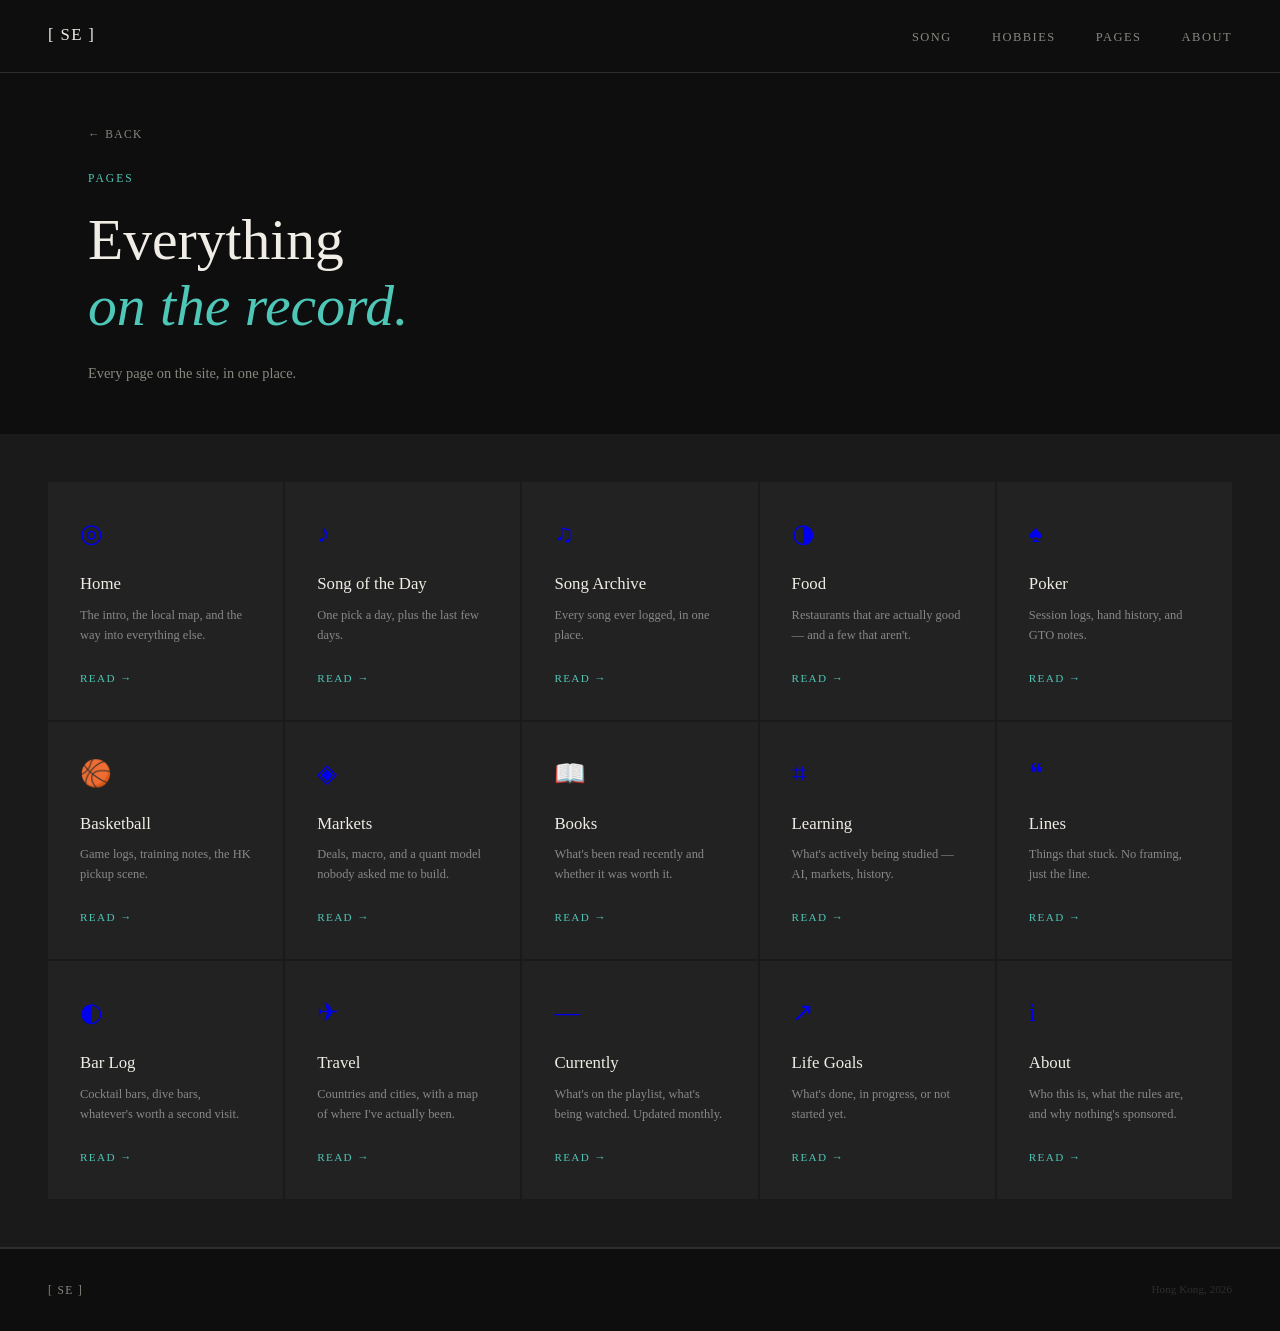
<file: pages.html>
<!DOCTYPE html>
<html lang="en">
<head>
  <meta charset="UTF-8" />
  <meta name="viewport" content="width=device-width, initial-scale=1.0" />
  <title>[ Se ] — Pages</title>
  <link rel="stylesheet" href="styles.css" />
</head>
<body>

  <!-- NAV -->
  <nav>
    <a href="index.html" class="nav-logo">[ Se ]</a>
    <ul class="nav-links">
      <li><a href="song.html">Song</a></li>
      <li><a href="index.html#hobbies">Hobbies</a></li>
      <li><a href="pages.html">Pages</a></li>
      <li><a href="index.html#about">About</a></li>
    </ul>
  </nav>

  <!-- PAGE HEADER -->
  <div class="page-header">
    <a href="index.html" class="page-back">← Back</a>
    <p class="page-label">Pages</p>
    <h1>Everything<br><em>on the record.</em></h1>
    <p class="page-sub">Every page on the site, in one place.</p>
  </div>

  <!-- ALL PAGES GRID -->
  <div class="hobbies-strip" style="border-top: none;">
    <div class="hobbies-inner">
      <div class="hobbies-grid">

        <a class="hobby-card" href="index.html">
          <div class="hobby-icon">◎</div>
          <h3>Home</h3>
          <p>The intro, the local map, and the way into everything else.</p>
          <span class="hobby-arrow">Read →</span>
        </a>

        <a class="hobby-card" href="song.html">
          <div class="hobby-icon">♪</div>
          <h3>Song of the Day</h3>
          <p>One pick a day, plus the last few days.</p>
          <span class="hobby-arrow">Read →</span>
        </a>

        <a class="hobby-card" href="song-archive.html">
          <div class="hobby-icon">♫</div>
          <h3>Song Archive</h3>
          <p>Every song ever logged, in one place.</p>
          <span class="hobby-arrow">Read →</span>
        </a>

        <a class="hobby-card" href="food.html">
          <div class="hobby-icon">◑</div>
          <h3>Food</h3>
          <p>Restaurants that are actually good — and a few that aren't.</p>
          <span class="hobby-arrow">Read →</span>
        </a>

        <a class="hobby-card" href="poker.html">
          <div class="hobby-icon">♠</div>
          <h3>Poker</h3>
          <p>Session logs, hand history, and GTO notes.</p>
          <span class="hobby-arrow">Read →</span>
        </a>

        <a class="hobby-card" href="basketball.html">
          <div class="hobby-icon">🏀</div>
          <h3>Basketball</h3>
          <p>Game logs, training notes, the HK pickup scene.</p>
          <span class="hobby-arrow">Read →</span>
        </a>

        <a class="hobby-card" href="markets.html">
          <div class="hobby-icon">◈</div>
          <h3>Markets</h3>
          <p>Deals, macro, and a quant model nobody asked me to build.</p>
          <span class="hobby-arrow">Read →</span>
        </a>

        <a class="hobby-card" href="books.html">
          <div class="hobby-icon">📖</div>
          <h3>Books</h3>
          <p>What's been read recently and whether it was worth it.</p>
          <span class="hobby-arrow">Read →</span>
        </a>

        <a class="hobby-card" href="learning.html">
          <div class="hobby-icon">⌗</div>
          <h3>Learning</h3>
          <p>What's actively being studied — AI, markets, history.</p>
          <span class="hobby-arrow">Read →</span>
        </a>

        <a class="hobby-card" href="lines.html">
          <div class="hobby-icon">❝</div>
          <h3>Lines</h3>
          <p>Things that stuck. No framing, just the line.</p>
          <span class="hobby-arrow">Read →</span>
        </a>

        <a class="hobby-card" href="bar-log.html">
          <div class="hobby-icon">◐</div>
          <h3>Bar Log</h3>
          <p>Cocktail bars, dive bars, whatever's worth a second visit.</p>
          <span class="hobby-arrow">Read →</span>
        </a>

        <a class="hobby-card" href="travel.html">
          <div class="hobby-icon">✈</div>
          <h3>Travel</h3>
          <p>Countries and cities, with a map of where I've actually been.</p>
          <span class="hobby-arrow">Read →</span>
        </a>

        <a class="hobby-card" href="currently.html">
          <div class="hobby-icon">—</div>
          <h3>Currently</h3>
          <p>What's on the playlist, what's being watched. Updated monthly.</p>
          <span class="hobby-arrow">Read →</span>
        </a>

        <a class="hobby-card" href="life-goals.html">
          <div class="hobby-icon">↗</div>
          <h3>Life Goals</h3>
          <p>What's done, in progress, or not started yet.</p>
          <span class="hobby-arrow">Read →</span>
        </a>

        <a class="hobby-card" href="index.html#about">
          <div class="hobby-icon">i</div>
          <h3>About</h3>
          <p>Who this is, what the rules are, and why nothing's sponsored.</p>
          <span class="hobby-arrow">Read →</span>
        </a>

      </div>
    </div>
  </div>

  <!-- FOOTER -->
  <footer>
    <span class="footer-name">[ Se ]</span>
    <span class="footer-note">Hong Kong, 2026</span>
  </footer>

</body>
</html>
</file>
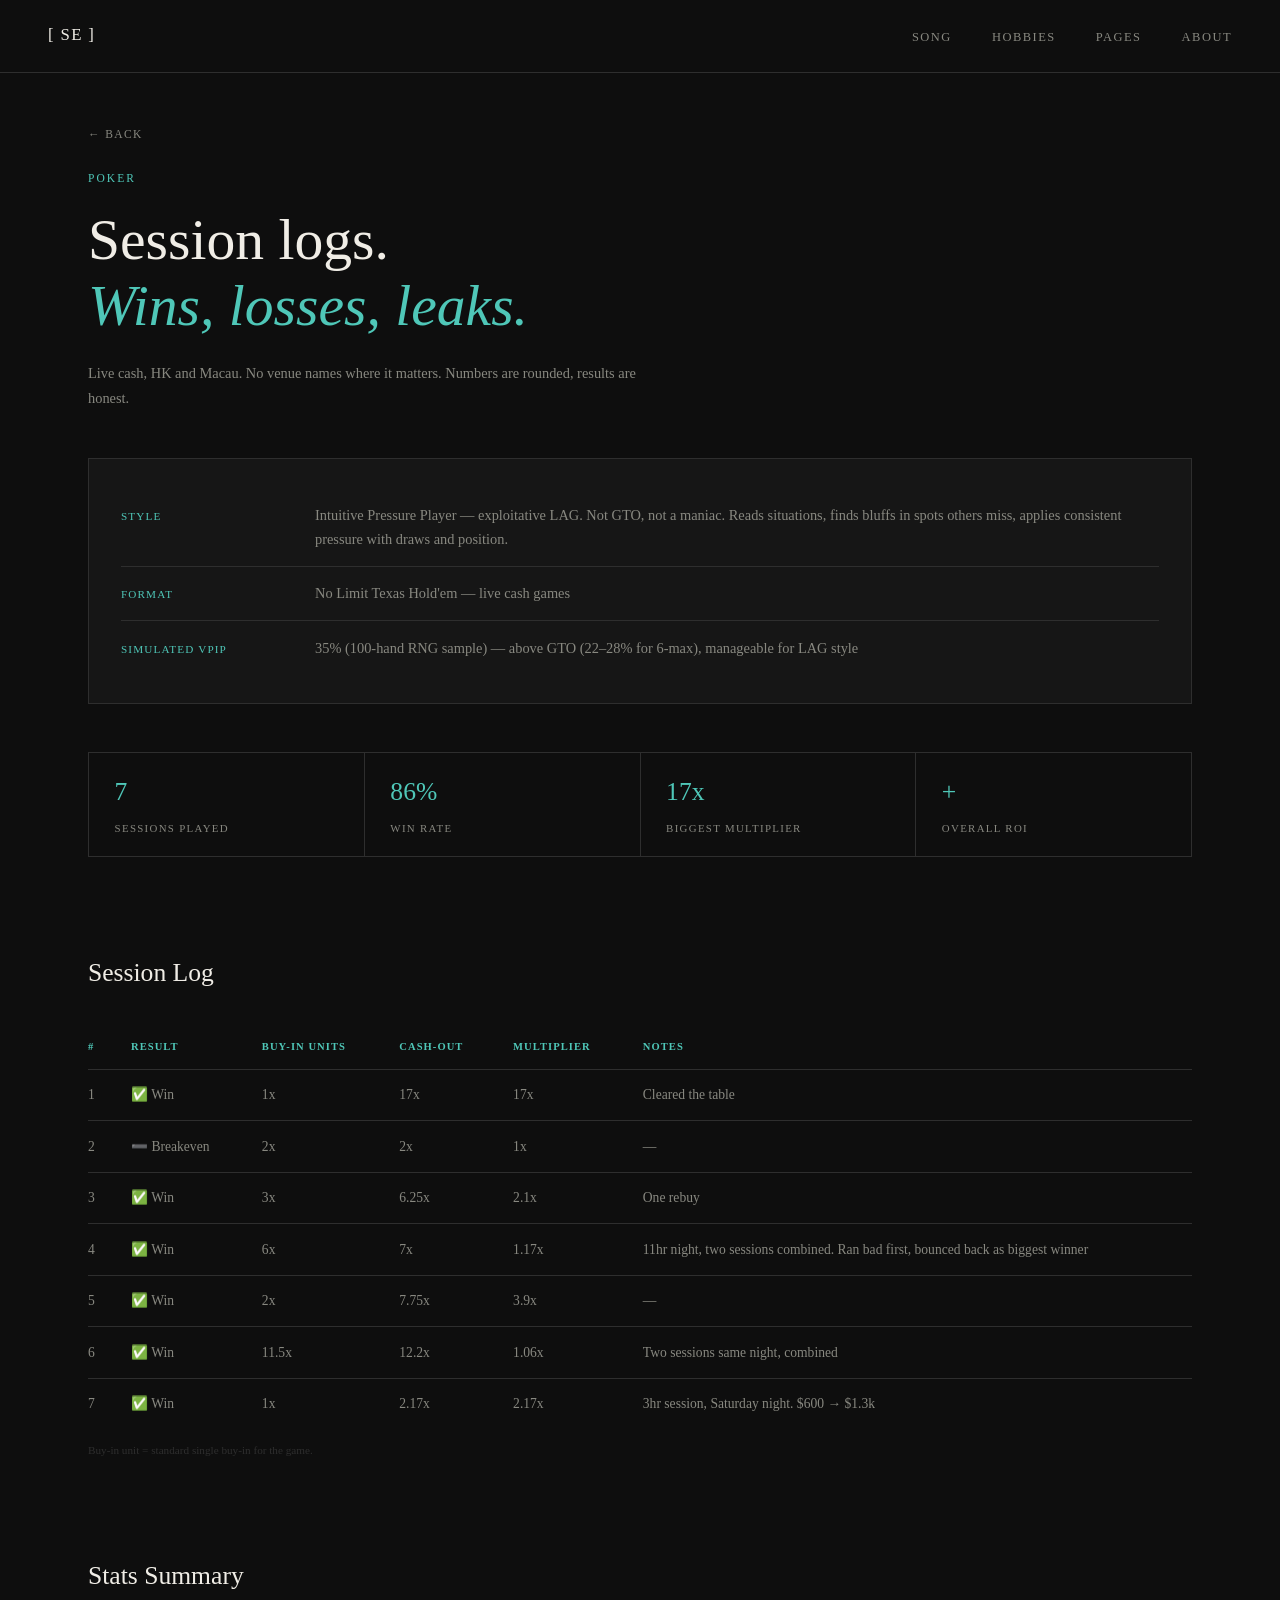
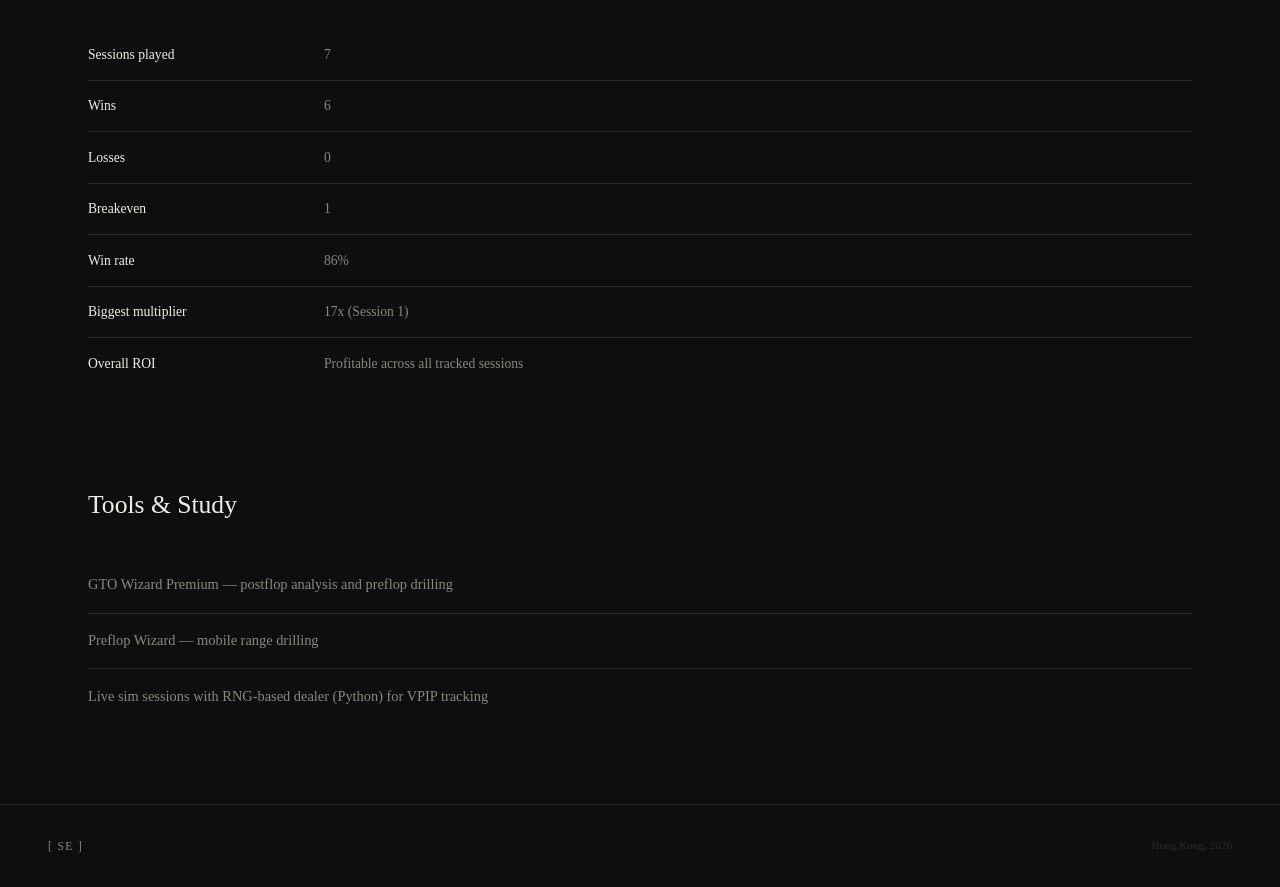
<file: poker.html>
<!DOCTYPE html>
<html lang="en">
<head>
  <meta charset="UTF-8" />
  <meta name="viewport" content="width=device-width, initial-scale=1.0" />
  <title>[ Se ] — Poker</title>
  <link rel="stylesheet" href="styles.css" />
</head>
<body>

  <!-- NAV -->
  <nav>
    <a href="index.html" class="nav-logo">[ Se ]</a>
    <ul class="nav-links">
      <li><a href="song.html">Song</a></li>
      <li><a href="index.html#hobbies">Hobbies</a></li>
      <li><a href="pages.html">Pages</a></li>
      <li><a href="index.html#about">About</a></li>
    </ul>
  </nav>

  <!-- PAGE HEADER -->
  <div class="page-header">
    <a href="index.html#hobbies" class="page-back">← Back</a>
    <p class="page-label">Poker</p>
    <h1>Session logs.<br><em>Wins, losses, leaks.</em></h1>
    <p class="page-sub">Live cash, HK and Macau. No venue names where it matters. Numbers are rounded, results are honest.</p>
  </div>

  <!-- PLAYER PROFILE -->
  <div class="profile-wrap">
    <div class="profile-block">
      <div class="profile-row">
        <span class="profile-key">Style</span>
        <span class="profile-val">Intuitive Pressure Player — exploitative LAG. Not GTO, not a maniac. Reads situations, finds bluffs in spots others miss, applies consistent pressure with draws and position.</span>
      </div>
      <div class="profile-row">
        <span class="profile-key">Format</span>
        <span class="profile-val">No Limit Texas Hold'em — live cash games</span>
      </div>
      <div class="profile-row">
        <span class="profile-key">Simulated VPIP</span>
        <span class="profile-val">35% (100-hand RNG sample) — above GTO (22–28% for 6-max), manageable for LAG style</span>
      </div>
    </div>
  </div>

  <!-- STATS -->
  <div class="stat-row">
    <div class="stat-block">
      <div class="stat-value">7</div>
      <div class="stat-label">Sessions Played</div>
    </div>
    <div class="stat-block">
      <div class="stat-value">86%</div>
      <div class="stat-label">Win Rate</div>
    </div>
    <div class="stat-block">
      <div class="stat-value">17x</div>
      <div class="stat-label">Biggest Multiplier</div>
    </div>
    <div class="stat-block">
      <div class="stat-value">+</div>
      <div class="stat-label">Overall ROI</div>
    </div>
  </div>

  <!-- SESSION LOG -->
  <div class="section-header">
    <h2 class="section-title">Session Log</h2>
  </div>

  <div class="table-wrap">
    <table class="data-table">
      <thead>
        <tr>
          <th>#</th>
          <th>Result</th>
          <th>Buy-in Units</th>
          <th>Cash-out</th>
          <th>Multiplier</th>
          <th>Notes</th>
        </tr>
      </thead>
      <tbody>
        <tr>
          <td>1</td>
          <td class="result-win">✅ Win</td>
          <td>1x</td>
          <td>17x</td>
          <td>17x</td>
          <td>Cleared the table</td>
        </tr>
        <tr>
          <td>2</td>
          <td class="result-even">➖ Breakeven</td>
          <td>2x</td>
          <td>2x</td>
          <td>1x</td>
          <td>—</td>
        </tr>
        <tr>
          <td>3</td>
          <td class="result-win">✅ Win</td>
          <td>3x</td>
          <td>6.25x</td>
          <td>2.1x</td>
          <td>One rebuy</td>
        </tr>
        <tr>
          <td>4</td>
          <td class="result-win">✅ Win</td>
          <td>6x</td>
          <td>7x</td>
          <td>1.17x</td>
          <td>11hr night, two sessions combined. Ran bad first, bounced back as biggest winner</td>
        </tr>
        <tr>
          <td>5</td>
          <td class="result-win">✅ Win</td>
          <td>2x</td>
          <td>7.75x</td>
          <td>3.9x</td>
          <td>—</td>
        </tr>
        <tr>
          <td>6</td>
          <td class="result-win">✅ Win</td>
          <td>11.5x</td>
          <td>12.2x</td>
          <td>1.06x</td>
          <td>Two sessions same night, combined</td>
        </tr>
        <tr>
          <td>7</td>
          <td class="result-win">✅ Win</td>
          <td>1x</td>
          <td>2.17x</td>
          <td>2.17x</td>
          <td>3hr session, Saturday night. $600 → $1.3k</td>
        </tr>
      </tbody>
    </table>
    <p class="table-note">Buy-in unit = standard single buy-in for the game.</p>
  </div>

  <!-- STATS SUMMARY -->
  <div class="section-header">
    <h2 class="section-title">Stats Summary</h2>
  </div>

  <div class="table-wrap">
    <table class="data-table stats-table">
      <tbody>
        <tr><td>Sessions played</td><td>7</td></tr>
        <tr><td>Wins</td><td>6</td></tr>
        <tr><td>Losses</td><td>0</td></tr>
        <tr><td>Breakeven</td><td>1</td></tr>
        <tr><td>Win rate</td><td>86%</td></tr>
        <tr><td>Biggest multiplier</td><td>17x (Session 1)</td></tr>
        <tr><td>Overall ROI</td><td>Profitable across all tracked sessions</td></tr>
      </tbody>
    </table>
  </div>

  <!-- TOOLS & STUDY -->
  <div class="section-header">
    <h2 class="section-title">Tools & Study</h2>
  </div>

  <div class="simple-list-wrap">
    <ul class="simple-list">
      <li>GTO Wizard Premium — postflop analysis and preflop drilling</li>
      <li>Preflop Wizard — mobile range drilling</li>
      <li>Live sim sessions with RNG-based dealer (Python) for VPIP tracking</li>
    </ul>
  </div>

  <!-- FOOTER -->
  <footer>
    <span class="footer-name">[ Se ]</span>
    <span class="footer-note">Hong Kong, 2026</span>
  </footer>

</body>
</html>
</file>
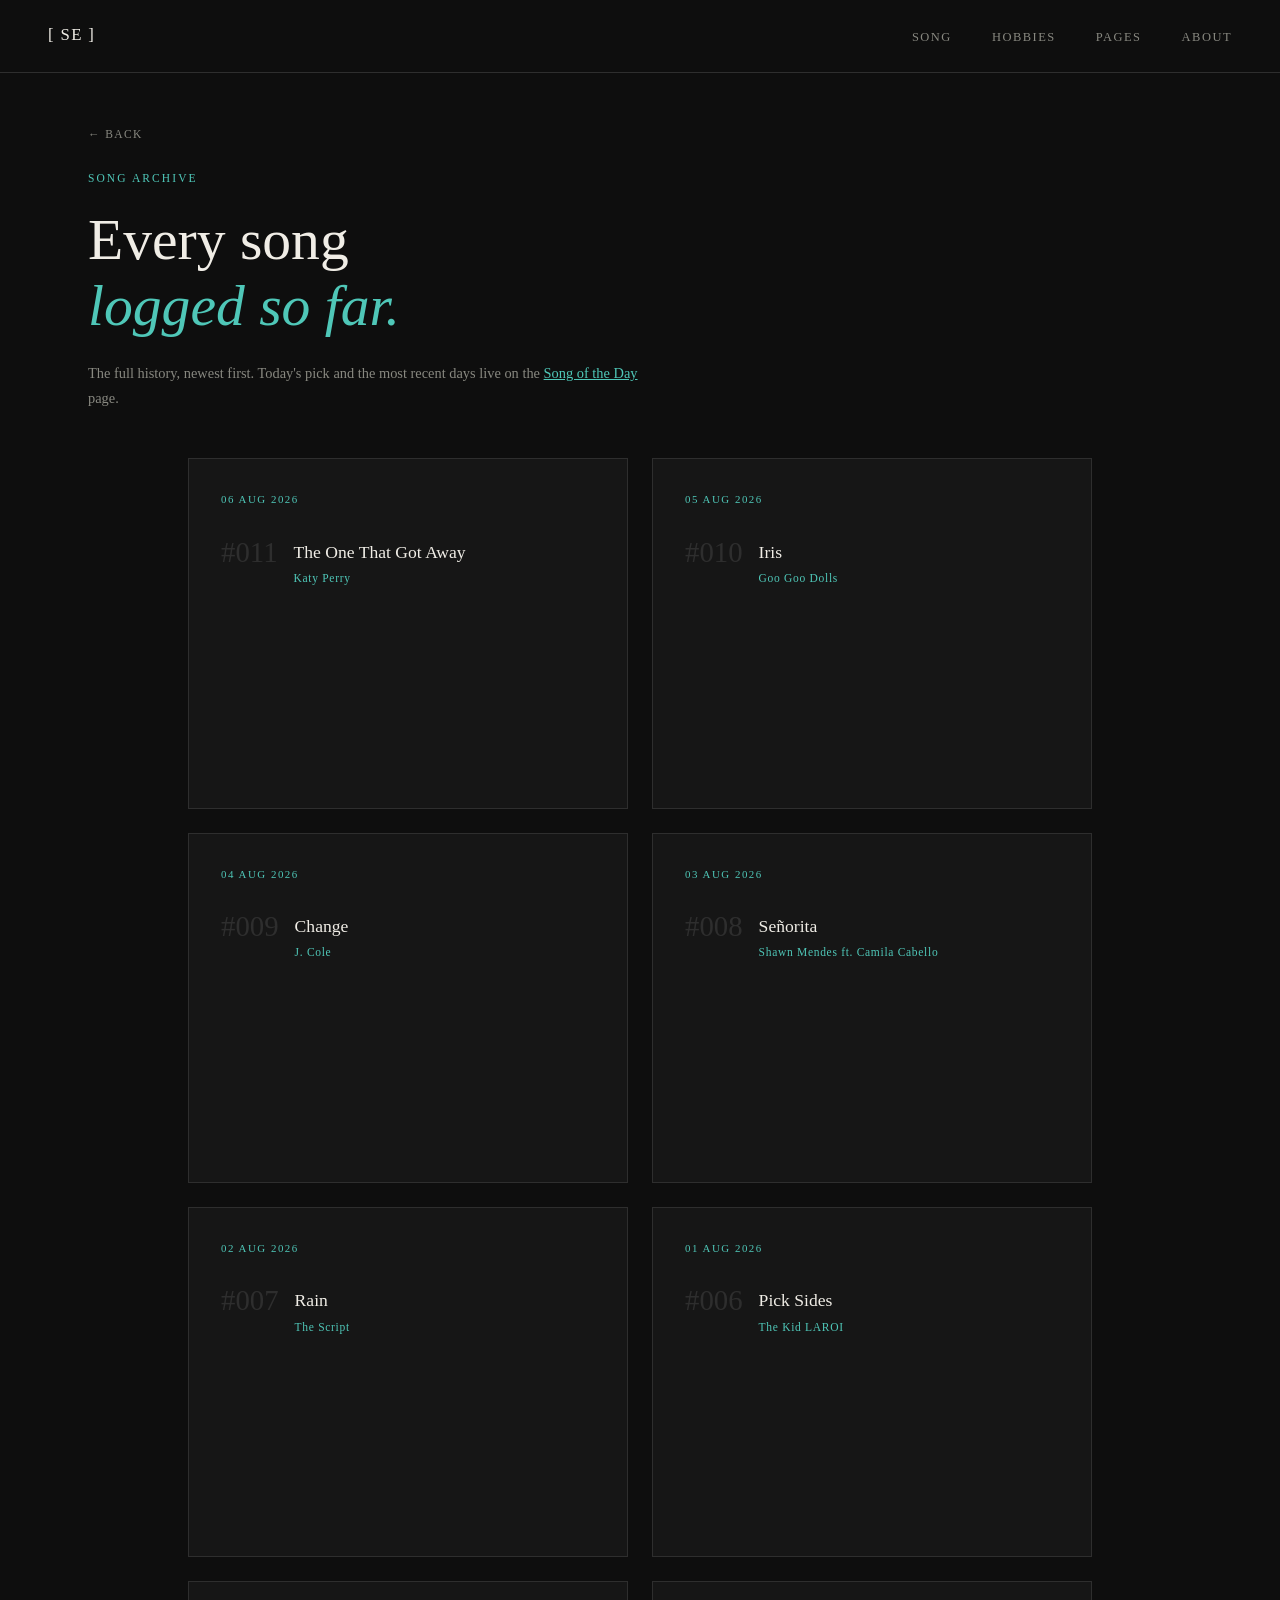
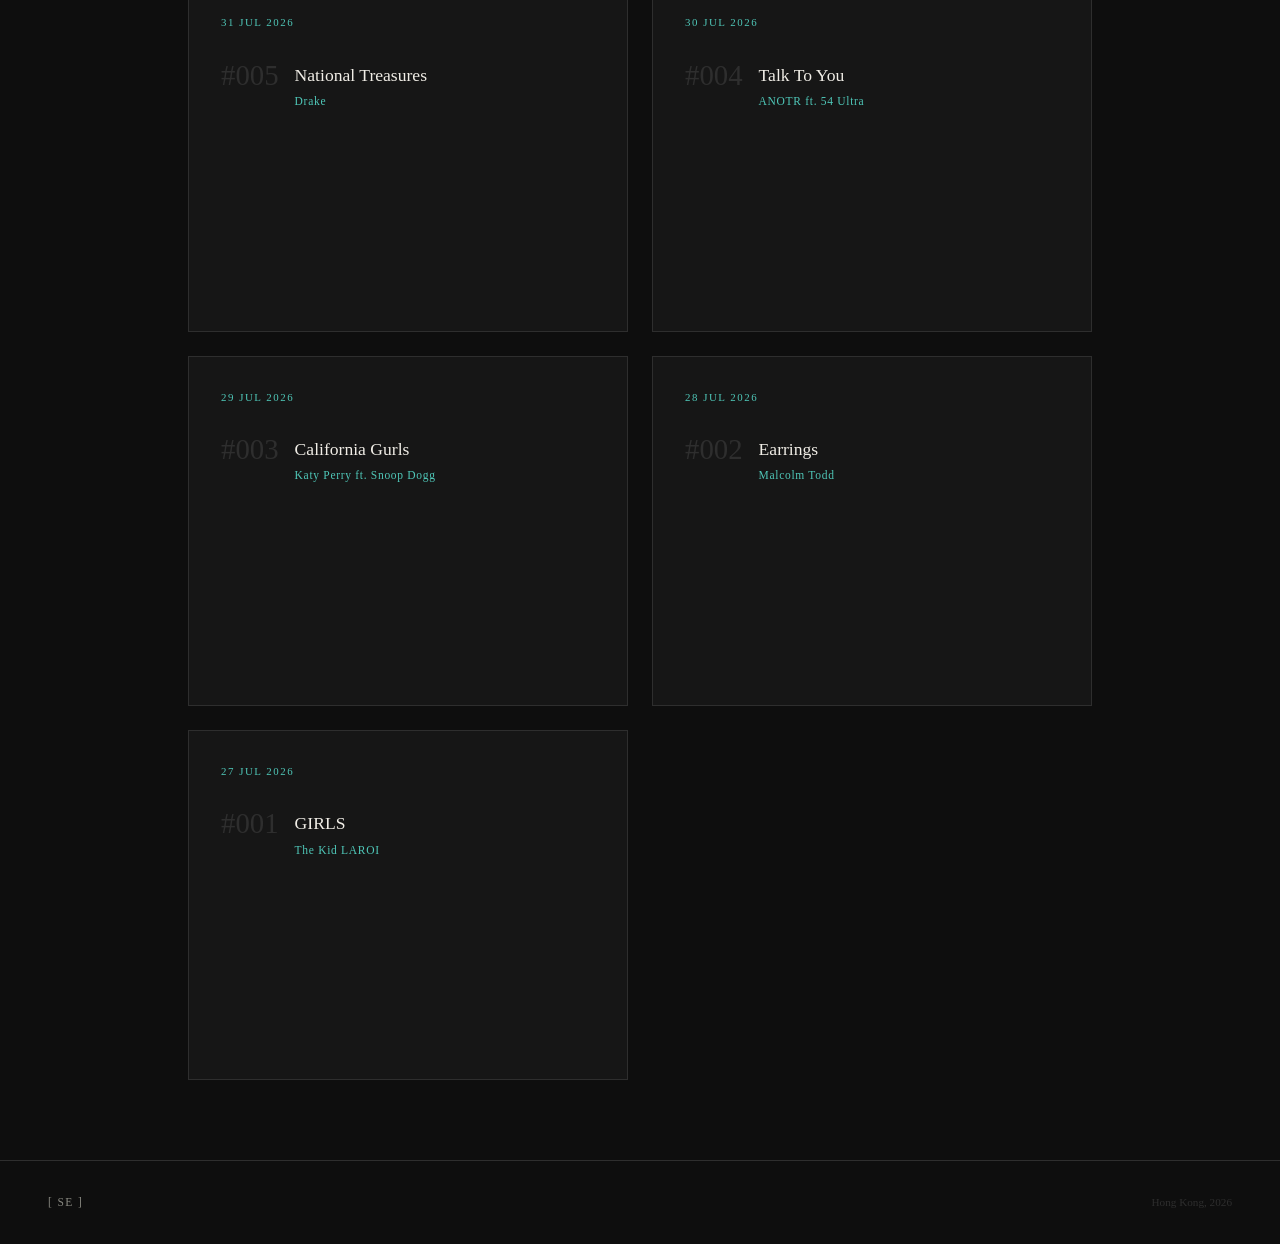
<file: song-archive.html>
<!DOCTYPE html>
<html lang="en">
<head>
  <meta charset="UTF-8" />
  <meta name="viewport" content="width=device-width, initial-scale=1.0" />
  <title>[ Se ] — Song Archive</title>
  <link rel="stylesheet" href="styles.css" />
</head>
<body>

  <!-- NAV -->
  <nav>
    <a href="index.html" class="nav-logo">[ Se ]</a>
    <ul class="nav-links">
      <li><a href="song.html">Song</a></li>
      <li><a href="index.html#hobbies">Hobbies</a></li>
      <li><a href="pages.html">Pages</a></li>
      <li><a href="index.html#about">About</a></li>
    </ul>
  </nav>

  <!-- PAGE HEADER -->
  <div class="page-header">
    <a href="song.html" class="page-back">← Back</a>
    <p class="page-label">Song Archive</p>
    <h1>Every song<br><em>logged so far.</em></h1>
    <p class="page-sub">The full history, newest first. Today's pick and the most recent days live on the <a href="song.html" style="color: var(--accent);">Song of the Day</a> page.</p>
  </div>

  <div class="song-archive-grid">

    <div class="song-featured">
      <div class="song-featured-date">06 Aug 2026</div>
      <div class="song-featured-main">
        <div class="song-number">#011</div>
        <div class="song-info">
          <h3 class="song-title">The One That Got Away</h3>
          <p class="song-artist">Katy Perry</p>
        </div>
      </div>
      <div class="song-embed">
        <iframe style="border-radius: 8px;" src="https://open.spotify.com/embed/track/3oL3XRtkP1WVbMxf7dtTdu?utm_source=generator&theme=0" width="100%" height="152" frameborder="0" allowfullscreen="" allow="autoplay; clipboard-write; encrypted-media; fullscreen; picture-in-picture" loading="lazy"></iframe>
      </div>
    </div>

    <div class="song-featured">
      <div class="song-featured-date">05 Aug 2026</div>
      <div class="song-featured-main">
        <div class="song-number">#010</div>
        <div class="song-info">
          <h3 class="song-title">Iris</h3>
          <p class="song-artist">Goo Goo Dolls</p>
        </div>
      </div>
      <div class="song-embed">
        <iframe style="border-radius: 8px;" src="https://open.spotify.com/embed/track/6Qyc6fS4DsZjB2mRW9DsQs?utm_source=generator&theme=0" width="100%" height="152" frameborder="0" allowfullscreen="" allow="autoplay; clipboard-write; encrypted-media; fullscreen; picture-in-picture" loading="lazy"></iframe>
      </div>
    </div>

    <div class="song-featured">
      <div class="song-featured-date">04 Aug 2026</div>
      <div class="song-featured-main">
        <div class="song-number">#009</div>
        <div class="song-info">
          <h3 class="song-title">Change</h3>
          <p class="song-artist">J. Cole</p>
        </div>
      </div>
      <div class="song-embed">
        <iframe style="border-radius: 8px;" src="https://open.spotify.com/embed/track/3pjUyVbFmM96tYhSaKJwTt?utm_source=generator&theme=0" width="100%" height="152" frameborder="0" allowfullscreen="" allow="autoplay; clipboard-write; encrypted-media; fullscreen; picture-in-picture" loading="lazy"></iframe>
      </div>
    </div>

    <div class="song-featured">
      <div class="song-featured-date">03 Aug 2026</div>
      <div class="song-featured-main">
        <div class="song-number">#008</div>
        <div class="song-info">
          <h3 class="song-title">Señorita</h3>
          <p class="song-artist">Shawn Mendes ft. Camila Cabello</p>
        </div>
      </div>
      <div class="song-embed">
        <iframe style="border-radius: 8px;" src="https://open.spotify.com/embed/track/3lhjnzoifjAzj2WdGCEyI1?utm_source=generator&theme=0" width="100%" height="152" frameborder="0" allowfullscreen="" allow="autoplay; clipboard-write; encrypted-media; fullscreen; picture-in-picture" loading="lazy"></iframe>
      </div>
    </div>

    <div class="song-featured">
      <div class="song-featured-date">02 Aug 2026</div>
      <div class="song-featured-main">
        <div class="song-number">#007</div>
        <div class="song-info">
          <h3 class="song-title">Rain</h3>
          <p class="song-artist">The Script</p>
        </div>
      </div>
      <div class="song-embed">
        <iframe style="border-radius: 8px;" src="https://open.spotify.com/embed/track/4rqRyJ13yJwKPa0edFn0sb?utm_source=generator&theme=0" width="100%" height="152" frameborder="0" allowfullscreen="" allow="autoplay; clipboard-write; encrypted-media; fullscreen; picture-in-picture" loading="lazy"></iframe>
      </div>
    </div>

    <div class="song-featured">
      <div class="song-featured-date">01 Aug 2026</div>
      <div class="song-featured-main">
        <div class="song-number">#006</div>
        <div class="song-info">
          <h3 class="song-title">Pick Sides</h3>
          <p class="song-artist">The Kid LAROI</p>
        </div>
      </div>
      <div class="song-embed">
        <iframe style="border-radius: 8px;" src="https://open.spotify.com/embed/track/1XGWrgMmMic4yabjWSIn0c?utm_source=generator&theme=0" width="100%" height="152" frameborder="0" allowfullscreen="" allow="autoplay; clipboard-write; encrypted-media; fullscreen; picture-in-picture" loading="lazy"></iframe>
      </div>
    </div>

    <div class="song-featured">
      <div class="song-featured-date">31 Jul 2026</div>
      <div class="song-featured-main">
        <div class="song-number">#005</div>
        <div class="song-info">
          <h3 class="song-title">National Treasures</h3>
          <p class="song-artist">Drake</p>
        </div>
      </div>
      <div class="song-embed">
        <iframe style="border-radius: 8px;" src="https://open.spotify.com/embed/track/393OFJFZKIIv66JmJcNm9D?utm_source=generator&theme=0" width="100%" height="152" frameborder="0" allowfullscreen="" allow="autoplay; clipboard-write; encrypted-media; fullscreen; picture-in-picture" loading="lazy"></iframe>
      </div>
    </div>

    <div class="song-featured">
      <div class="song-featured-date">30 Jul 2026</div>
      <div class="song-featured-main">
        <div class="song-number">#004</div>
        <div class="song-info">
          <h3 class="song-title">Talk To You</h3>
          <p class="song-artist">ANOTR ft. 54 Ultra</p>
        </div>
      </div>
      <div class="song-embed">
        <iframe style="border-radius: 8px;" src="https://open.spotify.com/embed/track/5zEcbencrcP0p5Z8508vWz?utm_source=generator&theme=0" width="100%" height="152" frameborder="0" allowfullscreen="" allow="autoplay; clipboard-write; encrypted-media; fullscreen; picture-in-picture" loading="lazy"></iframe>
      </div>
    </div>

    <div class="song-featured">
      <div class="song-featured-date">29 Jul 2026</div>
      <div class="song-featured-main">
        <div class="song-number">#003</div>
        <div class="song-info">
          <h3 class="song-title">California Gurls</h3>
          <p class="song-artist">Katy Perry ft. Snoop Dogg</p>
        </div>
      </div>
      <div class="song-embed">
        <iframe style="border-radius: 8px;" src="https://open.spotify.com/embed/track/7DjQUa8BrQevCPtQc0YwmL?utm_source=generator&theme=0" width="100%" height="152" frameborder="0" allowfullscreen="" allow="autoplay; clipboard-write; encrypted-media; fullscreen; picture-in-picture" loading="lazy"></iframe>
      </div>
    </div>

    <div class="song-featured">
      <div class="song-featured-date">28 Jul 2026</div>
      <div class="song-featured-main">
        <div class="song-number">#002</div>
        <div class="song-info">
          <h3 class="song-title">Earrings</h3>
          <p class="song-artist">Malcolm Todd</p>
        </div>
      </div>
      <div class="song-embed">
        <iframe style="border-radius: 8px;" src="https://open.spotify.com/embed/track/0eAuGrXyGFYwur9ARUe7LJ?utm_source=generator&theme=0" width="100%" height="152" frameborder="0" allowfullscreen="" allow="autoplay; clipboard-write; encrypted-media; fullscreen; picture-in-picture" loading="lazy"></iframe>
      </div>
    </div>

    <div class="song-featured">
      <div class="song-featured-date">27 Jul 2026</div>
      <div class="song-featured-main">
        <div class="song-number">#001</div>
        <div class="song-info">
          <h3 class="song-title">GIRLS</h3>
          <p class="song-artist">The Kid LAROI</p>
        </div>
      </div>
      <div class="song-embed">
        <iframe style="border-radius: 8px;" src="https://open.spotify.com/embed/track/7z3PblAN3dH1JMewiRydkZ?utm_source=generator&theme=0" width="100%" height="152" frameborder="0" allowfullscreen="" allow="autoplay; clipboard-write; encrypted-media; fullscreen; picture-in-picture" loading="lazy"></iframe>
      </div>
    </div>

  </div>

  <!-- FOOTER -->
  <footer>
    <span class="footer-name">[ Se ]</span>
    <span class="footer-note">Hong Kong, 2026</span>
  </footer>

</body>
</html>
</file>
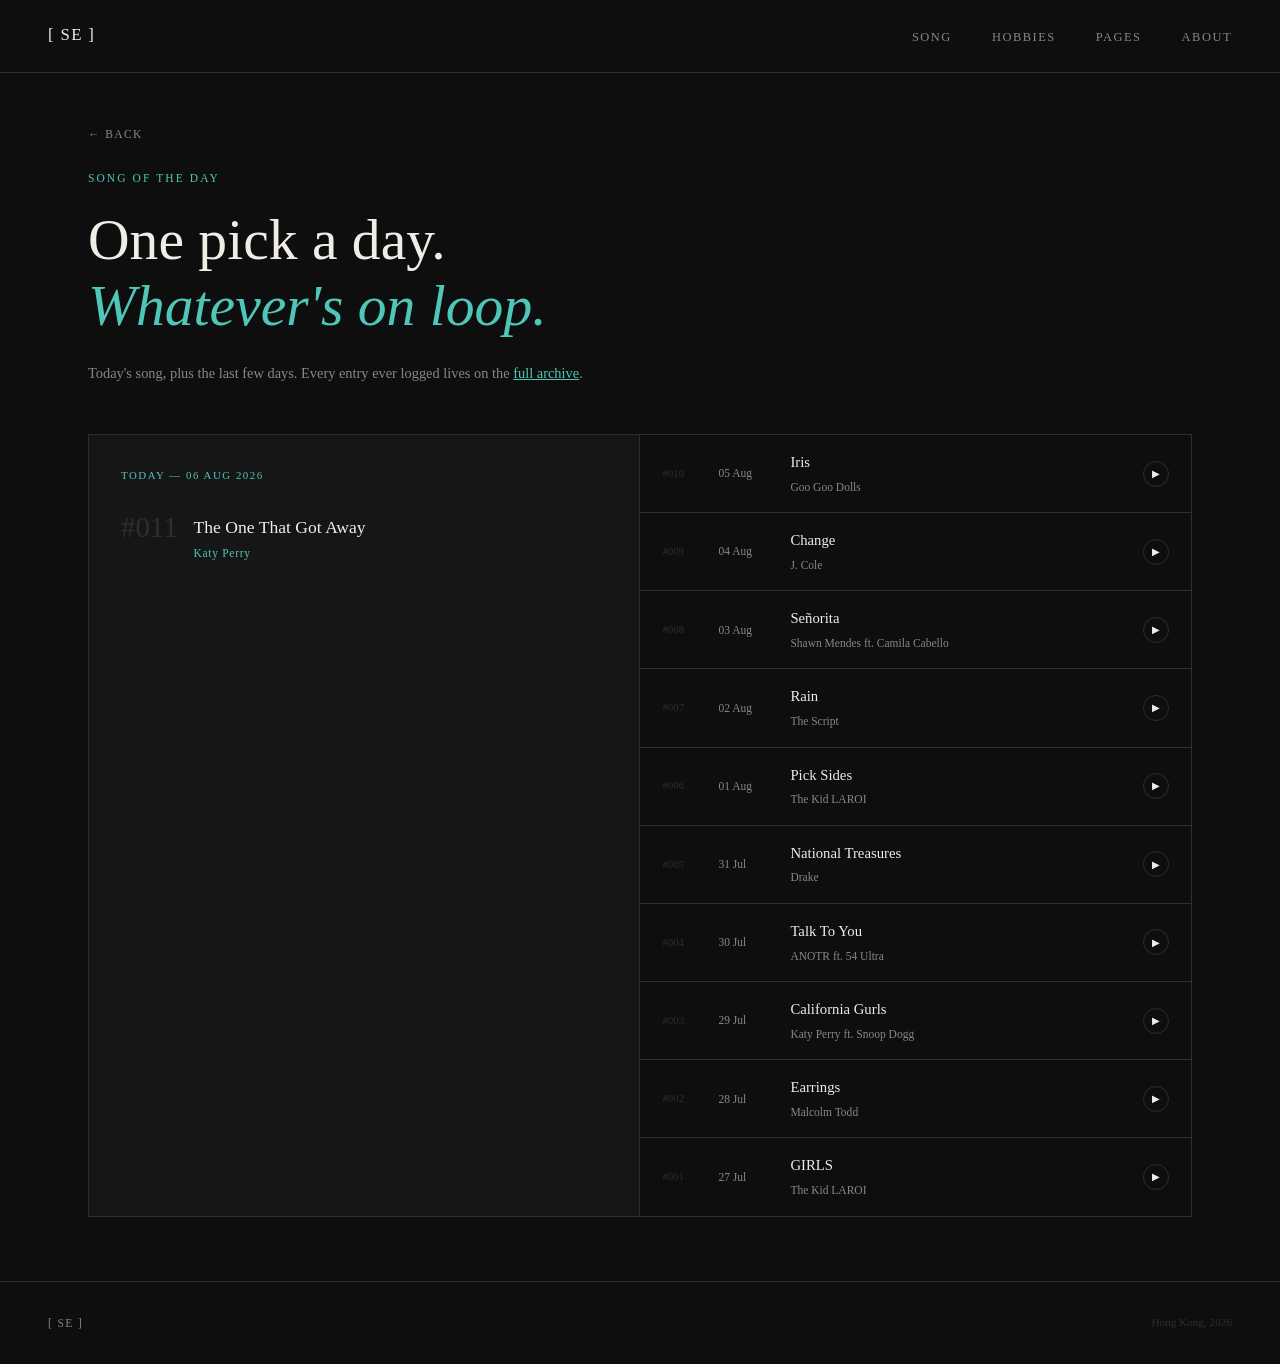
<file: song.html>
<!DOCTYPE html>
<html lang="en">
<head>
  <meta charset="UTF-8" />
  <meta name="viewport" content="width=device-width, initial-scale=1.0" />
  <title>[ Se ] — Song of the Day</title>
  <link rel="stylesheet" href="styles.css" />
</head>
<body>

  <!-- NAV -->
  <nav>
    <a href="index.html" class="nav-logo">[ Se ]</a>
    <ul class="nav-links">
      <li><a href="song.html">Song</a></li>
      <li><a href="index.html#hobbies">Hobbies</a></li>
      <li><a href="pages.html">Pages</a></li>
      <li><a href="index.html#about">About</a></li>
    </ul>
  </nav>

  <!-- PAGE HEADER -->
  <div class="page-header">
    <a href="index.html" class="page-back">← Back</a>
    <p class="page-label">Song of the Day</p>
    <h1>One pick a day.<br><em>Whatever's on loop.</em></h1>
    <p class="page-sub">Today's song, plus the last few days. Every entry ever logged lives on the <a href="song-archive.html" style="color: var(--accent);">full archive</a>.</p>
  </div>

  <div class="song-section">

    <div class="song-featured">
      <div class="song-featured-date">Today — 06 Aug 2026</div>
      <div class="song-featured-main">
        <div class="song-number">#011</div>
        <div class="song-info">
          <h3 class="song-title">The One That Got Away</h3>
          <p class="song-artist">Katy Perry</p>
        </div>
      </div>
      <div class="song-embed">
        <iframe style="border-radius: 8px;" src="https://open.spotify.com/embed/track/3oL3XRtkP1WVbMxf7dtTdu?utm_source=generator&theme=0" width="100%" height="352" frameborder="0" allowfullscreen="" allow="autoplay; clipboard-write; encrypted-media; fullscreen; picture-in-picture" loading="lazy"></iframe>
      </div>
    </div>

    <div class="song-log">
      <div class="song-log-item">
        <div class="song-row">
          <span class="song-row-num">#010</span>
          <span class="song-row-date">05 Aug</span>
          <div class="song-row-text">
            <span class="song-row-title">Iris</span>
            <span class="song-row-artist">Goo Goo Dolls</span>
          </div>
          <button class="song-play-btn" id="row010-btn" onclick="toggleSongEmbed('row010','6Qyc6fS4DsZjB2mRW9DsQs')" aria-label="Play Iris by Goo Goo Dolls">▶</button>
        </div>
        <div class="song-row-embed" id="row010"></div>
      </div>
      <div class="song-log-item">
        <div class="song-row">
          <span class="song-row-num">#009</span>
          <span class="song-row-date">04 Aug</span>
          <div class="song-row-text">
            <span class="song-row-title">Change</span>
            <span class="song-row-artist">J. Cole</span>
          </div>
          <button class="song-play-btn" id="row009-btn" onclick="toggleSongEmbed('row009','3pjUyVbFmM96tYhSaKJwTt')" aria-label="Play Change by J. Cole">▶</button>
        </div>
        <div class="song-row-embed" id="row009"></div>
      </div>
      <div class="song-log-item">
        <div class="song-row">
          <span class="song-row-num">#008</span>
          <span class="song-row-date">03 Aug</span>
          <div class="song-row-text">
            <span class="song-row-title">Señorita</span>
            <span class="song-row-artist">Shawn Mendes ft. Camila Cabello</span>
          </div>
          <button class="song-play-btn" id="row008-btn" onclick="toggleSongEmbed('row008','3lhjnzoifjAzj2WdGCEyI1')" aria-label="Play Señorita by Shawn Mendes ft. Camila Cabello">▶</button>
        </div>
        <div class="song-row-embed" id="row008"></div>
      </div>
      <div class="song-log-item">
        <div class="song-row">
          <span class="song-row-num">#007</span>
          <span class="song-row-date">02 Aug</span>
          <div class="song-row-text">
            <span class="song-row-title">Rain</span>
            <span class="song-row-artist">The Script</span>
          </div>
          <button class="song-play-btn" id="row007-btn" onclick="toggleSongEmbed('row007','4rqRyJ13yJwKPa0edFn0sb')" aria-label="Play Rain by The Script">▶</button>
        </div>
        <div class="song-row-embed" id="row007"></div>
      </div>
      <div class="song-log-item">
        <div class="song-row">
          <span class="song-row-num">#006</span>
          <span class="song-row-date">01 Aug</span>
          <div class="song-row-text">
            <span class="song-row-title">Pick Sides</span>
            <span class="song-row-artist">The Kid LAROI</span>
          </div>
          <button class="song-play-btn" id="row006-btn" onclick="toggleSongEmbed('row006','1XGWrgMmMic4yabjWSIn0c')" aria-label="Play Pick Sides by The Kid LAROI">▶</button>
        </div>
        <div class="song-row-embed" id="row006"></div>
      </div>
      <div class="song-log-item">
        <div class="song-row">
          <span class="song-row-num">#005</span>
          <span class="song-row-date">31 Jul</span>
          <div class="song-row-text">
            <span class="song-row-title">National Treasures</span>
            <span class="song-row-artist">Drake</span>
          </div>
          <button class="song-play-btn" id="row005-btn" onclick="toggleSongEmbed('row005','393OFJFZKIIv66JmJcNm9D')" aria-label="Play National Treasures by Drake">▶</button>
        </div>
        <div class="song-row-embed" id="row005"></div>
      </div>
      <div class="song-log-item">
        <div class="song-row">
          <span class="song-row-num">#004</span>
          <span class="song-row-date">30 Jul</span>
          <div class="song-row-text">
            <span class="song-row-title">Talk To You</span>
            <span class="song-row-artist">ANOTR ft. 54 Ultra</span>
          </div>
          <button class="song-play-btn" id="row004-btn" onclick="toggleSongEmbed('row004','5zEcbencrcP0p5Z8508vWz')" aria-label="Play Talk To You by ANOTR ft. 54 Ultra">▶</button>
        </div>
        <div class="song-row-embed" id="row004"></div>
      </div>
      <div class="song-log-item">
        <div class="song-row">
          <span class="song-row-num">#003</span>
          <span class="song-row-date">29 Jul</span>
          <div class="song-row-text">
            <span class="song-row-title">California Gurls</span>
            <span class="song-row-artist">Katy Perry ft. Snoop Dogg</span>
          </div>
          <button class="song-play-btn" id="row003-btn" onclick="toggleSongEmbed('row003','7DjQUa8BrQevCPtQc0YwmL')" aria-label="Play California Gurls by Katy Perry ft. Snoop Dogg">▶</button>
        </div>
        <div class="song-row-embed" id="row003"></div>
      </div>
      <div class="song-log-item">
        <div class="song-row">
          <span class="song-row-num">#002</span>
          <span class="song-row-date">28 Jul</span>
          <div class="song-row-text">
            <span class="song-row-title">Earrings</span>
            <span class="song-row-artist">Malcolm Todd</span>
          </div>
          <button class="song-play-btn" id="row002-btn" onclick="toggleSongEmbed('row002','0eAuGrXyGFYwur9ARUe7LJ')" aria-label="Play Earrings by Malcolm Todd">▶</button>
        </div>
        <div class="song-row-embed" id="row002"></div>
      </div>
      <div class="song-log-item">
        <div class="song-row">
          <span class="song-row-num">#001</span>
          <span class="song-row-date">27 Jul</span>
          <div class="song-row-text">
            <span class="song-row-title">GIRLS</span>
            <span class="song-row-artist">The Kid LAROI</span>
          </div>
          <button class="song-play-btn" id="row001-btn" onclick="toggleSongEmbed('row001','7z3PblAN3dH1JMewiRydkZ')" aria-label="Play GIRLS by The Kid LAROI">▶</button>
        </div>
        <div class="song-row-embed" id="row001"></div>
      </div>
    </div>

  </div>

  <!-- FOOTER -->
  <footer>
    <span class="footer-name">[ Se ]</span>
    <span class="footer-note">Hong Kong, 2026</span>
  </footer>

  <script>
    function toggleSongEmbed(id, trackId) {
      const wrap = document.getElementById(id);
      const btn = document.getElementById(id + '-btn');
      if (wrap.classList.contains('open')) {
        wrap.classList.remove('open');
        wrap.innerHTML = '';
        btn.textContent = '▶';
        btn.classList.remove('is-playing');
      } else {
        wrap.innerHTML = '<iframe style="border-radius:8px;" src="https://open.spotify.com/embed/track/' + trackId + '?utm_source=generator&theme=0" width="100%" height="80" frameborder="0" allow="autoplay; clipboard-write; encrypted-media; fullscreen; picture-in-picture" loading="lazy"></iframe>';
        wrap.classList.add('open');
        btn.textContent = '❚❚';
        btn.classList.add('is-playing');
      }
    }
  </script>
</body>
</html>
</file>
<file: styles.css>
:root {
  --black: #f0ede6;
  --white: #0e0e0e;
  --cream: #1a1a1a;
  --accent: #4fc7b8;
  --grey: #888880;
  --light-grey: #2e2e2e;
  --card-bg: #161616;
}

* { margin: 0; padding: 0; box-sizing: border-box; }

body {
  font-family: 'Times New Roman', Times, serif;
  background: var(--white);
  color: var(--black);
  line-height: 1.6;
}

/* ─── NAV ─── */
nav {
  position: fixed;
  top: 0; left: 0; right: 0;
  z-index: 100;
  display: flex;
  justify-content: space-between;
  align-items: center;
  padding: 1.4rem 3rem;
  background: var(--white);
  border-bottom: 1px solid var(--light-grey);
}

.nav-logo {
  font-size: 1.05rem;
  font-weight: normal;
  letter-spacing: 0.08em;
  text-transform: uppercase;
  color: var(--black);
  text-decoration: none;
}

.nav-links {
  display: flex;
  gap: 2.5rem;
  list-style: none;
}

.nav-links a {
  font-family: 'Times New Roman', Times, serif;
  font-size: 0.78rem;
  letter-spacing: 0.12em;
  text-transform: uppercase;
  color: var(--grey);
  text-decoration: none;
  transition: color 0.2s;
}

.nav-links a:hover { color: var(--black); }

/* ─── PAGE HEADER (for standalone sub-pages) ─── */
.page-header {
  padding-top: 120px;
  padding-bottom: 3rem;
  padding-left: 3rem;
  padding-right: 3rem;
  max-width: 1200px;
  margin: 0 auto;
}

.page-back {
  display: inline-block;
  margin-bottom: 1.6rem;
  font-family: 'Times New Roman', Times, serif;
  font-size: 0.72rem;
  letter-spacing: 0.12em;
  text-transform: uppercase;
  color: var(--grey);
  text-decoration: none;
}

.page-back:hover { color: var(--accent); }

.page-label {
  font-family: 'Times New Roman', Times, serif;
  font-size: 0.72rem;
  letter-spacing: 0.18em;
  text-transform: uppercase;
  color: var(--accent);
  margin-bottom: 1.2rem;
}

.page-header h1 {
  font-size: clamp(2.2rem, 4.5vw, 3.6rem);
  font-weight: normal;
  line-height: 1.15;
  color: var(--black);
  max-width: 760px;
}

.page-header h1 em {
  font-style: italic;
  color: var(--accent);
}

.page-sub {
  margin-top: 1.4rem;
  font-family: 'Times New Roman', Times, serif;
  font-size: 0.9rem;
  color: var(--grey);
  max-width: 560px;
  line-height: 1.7;
}

/* ─── HERO ─── */
.hero {
  padding-top: 120px;
  padding-bottom: 80px;
  padding-left: 3rem;
  padding-right: 3rem;
  max-width: 1200px;
  margin: 0 auto;
}

.hero-label {
  font-family: 'Times New Roman', Times, serif;
  font-size: 0.72rem;
  letter-spacing: 0.18em;
  text-transform: uppercase;
  color: var(--accent);
  margin-bottom: 1.2rem;
}

.hero h1 {
  font-size: clamp(2.8rem, 5vw, 5rem);
  font-weight: normal;
  line-height: 1.1;
  color: var(--black);
  max-width: 700px;
}

.hero h1 em {
  font-style: italic;
  color: var(--accent);
}

.hero-sub {
  margin-top: 1.8rem;
  font-family: 'Times New Roman', Times, serif;
  font-size: 0.9rem;
  color: var(--grey);
  max-width: 480px;
  line-height: 1.7;
}

.hero-cta {
  display: inline-block;
  margin-top: 2.4rem;
  padding: 0.8rem 2rem;
  background: var(--accent);
  color: #0e0e0e;
  font-family: 'Times New Roman', Times, serif;
  font-size: 0.78rem;
  letter-spacing: 0.14em;
  text-transform: uppercase;
  text-decoration: none;
  transition: background 0.2s;
}

.hero-cta:hover { background: #f0ede6; }

/* ─── DIVIDER ─── */
.divider {
  border: none;
  border-top: 1px solid var(--light-grey);
  margin: 0 3rem;
}

/* ─── SECTION HEADER ─── */
.section-header {
  display: flex;
  justify-content: space-between;
  align-items: baseline;
  padding: 3rem 3rem 2rem;
  max-width: 1200px;
  margin: 0 auto;
}

.section-title {
  font-size: 1.6rem;
  font-weight: normal;
}

.section-link {
  font-family: 'Times New Roman', Times, serif;
  font-size: 0.75rem;
  letter-spacing: 0.12em;
  text-transform: uppercase;
  color: var(--grey);
  text-decoration: none;
  border-bottom: 1px solid var(--light-grey);
  padding-bottom: 2px;
  transition: color 0.2s, border-color 0.2s;
}

.section-link:hover { color: var(--accent); border-color: var(--accent); }

/* ─── FOOD / CARD GRID (also used for Books, Bar Log, Travel) ─── */
.food-grid {
  display: grid;
  grid-template-columns: repeat(3, 1fr);
  gap: 1.5rem;
  padding: 0 3rem 4rem;
  max-width: 1200px;
  margin: 0 auto;
}

.food-card {
  background: var(--card-bg);
  border: 1px solid var(--light-grey);
  overflow: hidden;
  transition: transform 0.2s, box-shadow 0.2s;
  cursor: pointer;
}

.food-card:hover {
  transform: translateY(-3px);
  box-shadow: 0 8px 24px rgba(0,0,0,0.08);
}

.food-card-img {
  width: 100%;
  aspect-ratio: 4/3;
  background: var(--cream);
  display: flex;
  align-items: center;
  justify-content: center;
  color: var(--light-grey);
  font-family: 'Times New Roman', Times, serif;
  font-size: 0.72rem;
  letter-spacing: 0.1em;
  text-transform: uppercase;
}

.food-card-img-icon {
  font-size: 1.8rem;
  color: var(--accent);
  opacity: 0.55;
}

.food-card-body {
  padding: 1.2rem 1.4rem 1.4rem;
}

.food-card-meta {
  display: flex;
  justify-content: space-between;
  align-items: center;
  margin-bottom: 0.6rem;
}

.food-card-tag {
  font-family: 'Times New Roman', Times, serif;
  font-size: 0.65rem;
  letter-spacing: 0.14em;
  text-transform: uppercase;
  color: var(--accent);
}

.food-card-rating {
  font-family: 'Times New Roman', Times, serif;
  font-size: 0.72rem;
  color: var(--grey);
}

.food-card-rating span {
  color: var(--black);
  font-weight: bold;
}

.food-card h3 {
  font-size: 1.1rem;
  font-weight: normal;
  margin-bottom: 0.3rem;
}

.food-card-location {
  font-family: 'Times New Roman', Times, serif;
  font-size: 0.72rem;
  color: var(--grey);
  margin-bottom: 0.8rem;
}

.food-card p {
  font-size: 0.88rem;
  color: var(--grey);
  line-height: 1.6;
}

.food-card-date {
  display: block;
  margin-top: 1rem;
  font-family: 'Times New Roman', Times, serif;
  font-size: 0.68rem;
  letter-spacing: 0.1em;
  color: var(--light-grey);
  text-transform: uppercase;
}

/* ─── HOBBIES STRIP ─── */
.hobbies-strip {
  background: #1a1a1a;
  padding: 3rem;
  border-top: 1px solid var(--light-grey);
  border-bottom: 1px solid var(--light-grey);
}

.hobbies-inner {
  max-width: 1200px;
  margin: 0 auto;
}

.hobbies-label {
  font-family: 'Times New Roman', Times, serif;
  font-size: 0.7rem;
  letter-spacing: 0.18em;
  text-transform: uppercase;
  color: var(--accent);
  margin-bottom: 2rem;
}

.hobbies-grid {
  display: grid;
  grid-template-columns: repeat(auto-fit, minmax(220px, 1fr));
  gap: 2px;
}

.hobby-card {
  background: #222;
  padding: 2rem;
  transition: background 0.2s;
  cursor: pointer;
  text-decoration: none;
}

.hobby-card:hover { background: #2a2a2a; }

.hobby-icon {
  font-size: 1.6rem;
  margin-bottom: 1rem;
}

.hobby-card h3 {
  font-size: 1.05rem;
  font-weight: normal;
  color: #f0ede6;
  margin-bottom: 0.5rem;
}

.hobby-card p {
  font-family: 'Times New Roman', Times, serif;
  font-size: 0.78rem;
  color: #888;
  line-height: 1.6;
}

.hobby-arrow {
  display: block;
  margin-top: 1.5rem;
  font-family: 'Times New Roman', Times, serif;
  font-size: 0.7rem;
  letter-spacing: 0.12em;
  text-transform: uppercase;
  color: var(--accent);
}

/* ─── ABOUT ─── */
.about {
  padding: 5rem 3rem;
  max-width: 1200px;
  margin: 0 auto;
  display: grid;
  grid-template-columns: 1fr 2fr;
  gap: 4rem;
  align-items: start;
}

.about-label {
  font-family: 'Times New Roman', Times, serif;
  font-size: 0.7rem;
  letter-spacing: 0.18em;
  text-transform: uppercase;
  color: var(--accent);
  padding-top: 0.3rem;
}

.about-right h2 {
  font-size: 1.9rem;
  font-weight: normal;
  line-height: 1.3;
  margin-bottom: 1.5rem;
}

.about-right p {
  font-family: 'Times New Roman', Times, serif;
  font-size: 0.88rem;
  color: var(--grey);
  line-height: 1.8;
  max-width: 560px;
}

.about-tags {
  display: flex;
  flex-wrap: wrap;
  gap: 0.6rem;
  margin-top: 1.8rem;
}

.about-tag {
  border: 1px solid var(--light-grey);
  padding: 0.3rem 0.8rem;
  font-family: 'Times New Roman', Times, serif;
  font-size: 0.72rem;
  letter-spacing: 0.1em;
  text-transform: uppercase;
  color: var(--grey);
}

/* ─── FOOTER ─── */
footer {
  border-top: 1px solid var(--light-grey);
  padding: 2rem 3rem;
  display: flex;
  justify-content: space-between;
  align-items: center;
}

.footer-name {
  font-family: 'Times New Roman', Times, serif;
  font-size: 0.72rem;
  letter-spacing: 0.12em;
  text-transform: uppercase;
  color: var(--grey);
}

.footer-note {
  font-family: 'Times New Roman', Times, serif;
  font-size: 0.7rem;
  color: var(--light-grey);
}

/* ─── SONG OF THE DAY ─── */
.song-section {
  display: grid;
  grid-template-columns: 1fr 1fr;
  gap: 0;
  padding: 0 3rem 4rem;
  max-width: 1200px;
  margin: 0 auto;
}

.song-featured {
  border: 1px solid var(--light-grey);
  padding: 2rem;
  background: var(--card-bg);
}

.song-featured-date {
  font-family: 'Times New Roman', Times, serif;
  font-size: 0.68rem;
  letter-spacing: 0.14em;
  text-transform: uppercase;
  color: var(--accent);
  margin-bottom: 1.8rem;
}

.song-featured-main {
  display: flex;
  gap: 1rem;
  align-items: flex-start;
}

.song-number {
  font-size: 1.8rem;
  color: var(--light-grey);
  font-weight: normal;
  line-height: 1;
  flex-shrink: 0;
}

.song-title {
  font-size: 1.1rem;
  font-weight: normal;
  margin-bottom: 0.2rem;
}

.song-artist {
  font-family: 'Times New Roman', Times, serif;
  font-size: 0.72rem;
  color: var(--accent);
  letter-spacing: 0.06em;
  margin-bottom: 0.6rem;
}

.song-note {
  font-size: 0.88rem;
  color: var(--grey);
  line-height: 1.7;
}

.song-log {
  border: 1px solid var(--light-grey);
  border-left: none;
}

.song-log-item {
  border-bottom: 1px solid var(--light-grey);
}

.song-log-item:last-child { border-bottom: none; }

.song-row {
  display: grid;
  grid-template-columns: 40px 56px 1fr auto;
  gap: 1rem;
  align-items: center;
  padding: 1rem 1.4rem;
  transition: background 0.15s;
}

.song-row:hover { background: var(--cream); }
.song-row:hover .song-row-title { color: var(--accent); }

.song-row-text {
  display: flex;
  flex-direction: column;
  gap: 0.2rem;
}

.song-play-btn {
  width: 26px;
  height: 26px;
  flex-shrink: 0;
  border-radius: 50%;
  border: 1px solid var(--light-grey);
  background: transparent;
  color: var(--black);
  font-family: 'Times New Roman', Times, serif;
  font-size: 0.6rem;
  display: flex;
  align-items: center;
  justify-content: center;
  cursor: pointer;
  transition: border-color 0.2s, color 0.2s;
  padding: 0;
  line-height: 1;
}

.song-play-btn:hover,
.song-play-btn.is-playing {
  border-color: var(--accent);
  color: var(--accent);
}

.song-row-embed {
  max-height: 0;
  overflow: hidden;
  transition: max-height 0.25s ease;
  padding: 0 1.4rem;
}

.song-row-embed.open {
  max-height: 90px;
  padding: 0 1.4rem 1rem;
}

.song-archive-grid {
  display: grid;
  grid-template-columns: 1fr 1fr;
  gap: 1.5rem;
  max-width: 1000px;
  margin: 0 auto;
  padding: 0 3rem 5rem;
}

@media (max-width: 900px) {
  .song-archive-grid { grid-template-columns: 1fr; padding-left: 1.5rem; padding-right: 1.5rem; }
}

.song-row-num {
  font-family: 'Times New Roman', Times, serif;
  font-size: 0.68rem;
  color: var(--light-grey);
}

.song-row-date {
  font-family: 'Times New Roman', Times, serif;
  font-size: 0.72rem;
  color: var(--grey);
}

.song-row-title {
  font-size: 0.92rem;
  color: var(--black);
  transition: color 0.2s;
}

.song-embed {
  margin-top: 1.2rem;
}

.song-row-artist {
  font-family: 'Times New Roman', Times, serif;
  font-size: 0.72rem;
  color: var(--grey);
  text-align: left;
}

@media (max-width: 900px) {
  .song-section { grid-template-columns: 1fr; padding-left: 1.5rem; padding-right: 1.5rem; }
  .song-log { border-left: 1px solid var(--light-grey); border-top: none; }
}

/* ─── MAP ─── */
.map-wrapper {
  padding: 0 3rem 4rem;
  max-width: 1200px;
  margin: 0 auto;
  position: relative;
}

#site-map,
#travel-map {
  height: 480px;
  border: 1px solid var(--light-grey);
}

.map-legend {
  display: flex;
  gap: 1.5rem;
  margin-bottom: 0.8rem;
}

.legend-item {
  display: flex;
  align-items: center;
  gap: 0.4rem;
  font-family: 'Times New Roman', Times, serif;
  font-size: 0.72rem;
  letter-spacing: 0.08em;
  color: var(--grey);
  text-transform: uppercase;
}

.legend-dot {
  width: 8px;
  height: 8px;
  border-radius: 50%;
  flex-shrink: 0;
}

/* ─── FEED (Markets, Basketball, Poker, Learning) ─── */
.markets-feed {
  max-width: 1200px;
  margin: 0 auto;
  padding: 0 3rem 4rem;
  display: flex;
  flex-direction: column;
  gap: 0;
}

.market-post {
  padding: 2rem 0;
  border-bottom: 1px solid var(--light-grey);
}

.market-post:first-child { border-top: 1px solid var(--light-grey); }

.market-post-header {
  display: flex;
  justify-content: space-between;
  align-items: center;
  margin-bottom: 0.7rem;
}

.market-tag {
  font-family: 'Times New Roman', Times, serif;
  font-size: 0.68rem;
  letter-spacing: 0.14em;
  text-transform: uppercase;
  color: var(--accent);
}

.market-date {
  font-family: 'Times New Roman', Times, serif;
  font-size: 0.68rem;
  color: var(--grey);
}

.market-title {
  font-size: 1.15rem;
  font-weight: normal;
  margin-bottom: 0.8rem;
  max-width: 720px;
  line-height: 1.4;
}

.market-body {
  font-size: 0.9rem;
  color: var(--grey);
  line-height: 1.8;
  max-width: 680px;
}

.market-read {
  display: inline-block;
  margin-top: 1rem;
  font-family: 'Times New Roman', Times, serif;
  font-size: 0.72rem;
  letter-spacing: 0.1em;
  text-transform: uppercase;
  color: var(--accent);
  text-decoration: none;
}

.market-read:hover { color: var(--black); }

/* ─── STAT ROW (Poker / Basketball summary strips) ─── */
.stat-row {
  display: flex;
  gap: 0;
  max-width: 1200px;
  margin: 0 auto;
  padding: 0 3rem 3rem;
  flex-wrap: wrap;
}

.stat-block {
  flex: 1;
  min-width: 140px;
  padding: 1.2rem 1.6rem;
  border: 1px solid var(--light-grey);
  border-right: none;
}

.stat-block:last-child { border-right: 1px solid var(--light-grey); }

.stat-value {
  font-size: 1.6rem;
  color: var(--accent);
}

.stat-label {
  margin-top: 0.4rem;
  font-family: 'Times New Roman', Times, serif;
  font-size: 0.68rem;
  letter-spacing: 0.12em;
  text-transform: uppercase;
  color: var(--grey);
}

@media (max-width: 900px) {
  .stat-row { padding-left: 1.5rem; padding-right: 1.5rem; }
  .stat-block { border-right: 1px solid var(--light-grey); flex: 1 1 45%; }
}

/* ─── LINES / NOW GRID ─── */
.lines-feed {
  max-width: 1200px;
  margin: 0 auto;
  padding: 0 3rem 4rem;
  display: flex;
  flex-direction: column;
  gap: 0;
}

.line-entry {
  padding: 2.2rem 0;
  border-bottom: 1px solid var(--light-grey);
}

.line-entry:first-child { border-top: 1px solid var(--light-grey); }

.line-text {
  font-size: clamp(1.1rem, 2.2vw, 1.45rem);
  font-style: italic;
  font-weight: normal;
  line-height: 1.5;
  color: var(--black);
  max-width: 780px;
  margin-bottom: 1rem;
  quotes: none;
}

.line-source {
  font-family: 'Times New Roman', Times, serif;
  font-size: 0.78rem;
  color: var(--grey);
}

.line-date {
  color: var(--light-grey);
  margin-left: 0.8rem;
}

/* ─── NOW PAGE ─── */
.now-grid {
  display: grid;
  grid-template-columns: 1fr 1fr;
  gap: 1.5rem;
  max-width: 1200px;
  margin: 0 auto;
  padding: 0 3rem 4rem;
}

.now-block {
  border: 1px solid var(--light-grey);
  padding: 1.8rem;
  background: var(--card-bg);
}

.now-block-label {
  font-family: 'Times New Roman', Times, serif;
  font-size: 0.68rem;
  letter-spacing: 0.16em;
  text-transform: uppercase;
  color: var(--accent);
  margin-bottom: 1rem;
}

.now-block h3 {
  font-size: 1.15rem;
  font-weight: normal;
  margin-bottom: 0.4rem;
}

.now-block p {
  font-size: 0.85rem;
  color: var(--grey);
  line-height: 1.6;
}

.now-updated {
  max-width: 1200px;
  margin: 0 auto;
  padding: 0 3rem 1.5rem;
  font-family: 'Times New Roman', Times, serif;
  font-size: 0.7rem;
  letter-spacing: 0.1em;
  text-transform: uppercase;
  color: var(--light-grey);
}

@media (max-width: 900px) {
  .map-wrapper, .markets-feed, .lines-feed, .now-grid { padding-left: 1.5rem; padding-right: 1.5rem; }
  .now-grid { grid-template-columns: 1fr; }
}

@media (max-width: 900px) {
  nav { padding: 1.2rem 1.5rem; }
  .nav-links { gap: 1.5rem; }
  .hero, .section-header, .divider, footer, .page-header { padding-left: 1.5rem; padding-right: 1.5rem; }
  .food-grid { grid-template-columns: 1fr; padding-left: 1.5rem; padding-right: 1.5rem; }
  .hobbies-grid { grid-template-columns: 1fr; }
  .hobbies-strip { padding: 2rem 1.5rem; }
  .about { grid-template-columns: 1fr; gap: 1.5rem; padding: 3rem 1.5rem; }
}

/* ─── CITY LOG (Travel page) ─── */
.city-log {
  max-width: 1200px;
  margin: 0 auto;
  padding: 0 3rem 5rem;
}

.city-block {
  border: 1px solid var(--light-grey);
  background: var(--card-bg);
  padding: 1.6rem 1.8rem;
  margin-bottom: 1.2rem;
}

.city-block-header {
  display: flex;
  justify-content: space-between;
  align-items: baseline;
  margin-bottom: 0.4rem;
  flex-wrap: wrap;
  gap: 0.5rem;
}

.city-name-row {
  display: flex;
  align-items: baseline;
  gap: 0.7rem;
}

.city-name {
  font-size: 1.15rem;
}

.city-country {
  font-family: 'Times New Roman', Times, serif;
  font-size: 0.7rem;
  letter-spacing: 0.1em;
  text-transform: uppercase;
  color: var(--grey);
}

.city-rating {
  font-family: 'Times New Roman', Times, serif;
  font-size: 0.85rem;
  color: var(--grey);
}

.city-rating span {
  color: var(--accent);
  font-weight: bold;
  font-size: 1.1rem;
}

.city-comments {
  margin-top: 0.8rem;
}

.city-comment {
  padding: 0.7rem 0;
  border-top: 1px solid var(--light-grey);
}

.city-comment:first-child { border-top: none; padding-top: 0.2rem; }

.city-comment-date {
  font-family: 'Times New Roman', Times, serif;
  font-size: 0.66rem;
  letter-spacing: 0.08em;
  text-transform: uppercase;
  color: var(--light-grey);
  margin-bottom: 0.3rem;
}

.city-comment-text {
  font-size: 0.88rem;
  color: var(--grey);
  line-height: 1.6;
}

.map-note {
  font-family: 'Times New Roman', Times, serif;
  font-size: 0.72rem;
  color: var(--light-grey);
  margin-top: 0.6rem;
}

.city-group-title {
  font-family: 'Times New Roman', Times, serif;
  font-size: 0.72rem;
  letter-spacing: 0.16em;
  text-transform: uppercase;
  color: var(--accent);
  margin: 2.4rem 0 0.8rem;
}

.city-group-title:first-child { margin-top: 0; }

@media (max-width: 900px) {
  .city-log { padding-left: 1.5rem; padding-right: 1.5rem; }
}

/* ─── GOAL LOG (Life Goals page) ─── */
.goal-log {
  max-width: 1200px;
  margin: 0 auto;
  padding: 0 3rem 5rem;
}

.goal-block {
  border: 1px solid var(--light-grey);
  background: var(--card-bg);
  padding: 1.6rem 1.8rem;
  margin-bottom: 1.2rem;
}

.goal-block-header {
  display: flex;
  justify-content: space-between;
  align-items: baseline;
  margin-bottom: 0.5rem;
  flex-wrap: wrap;
  gap: 0.5rem;
}

.goal-name-row {
  display: flex;
  align-items: baseline;
  gap: 0.7rem;
  flex-wrap: wrap;
}

.goal-title {
  font-size: 1.15rem;
  font-weight: normal;
}

.goal-category {
  font-family: 'Times New Roman', Times, serif;
  font-size: 0.7rem;
  letter-spacing: 0.1em;
  text-transform: uppercase;
  color: var(--accent);
}

.goal-status {
  font-family: 'Times New Roman', Times, serif;
  font-size: 0.68rem;
  letter-spacing: 0.1em;
  text-transform: uppercase;
  padding: 0.25rem 0.7rem;
  border: 1px solid var(--light-grey);
  color: var(--grey);
  white-space: nowrap;
}

.goal-status--done {
  background: var(--accent);
  border-color: var(--accent);
  color: #0e0e0e;
  font-weight: bold;
}

.goal-status--progress {
  border-color: var(--accent);
  color: var(--accent);
}

.goal-status--not-started {
  border-color: var(--light-grey);
  color: var(--light-grey);
}

.goal-target {
  font-family: 'Times New Roman', Times, serif;
  font-size: 0.72rem;
  letter-spacing: 0.06em;
  text-transform: uppercase;
  color: var(--grey);
  margin-bottom: 0.7rem;
}

.goal-note {
  font-size: 0.9rem;
  color: var(--grey);
  line-height: 1.7;
  max-width: 720px;
}

@media (max-width: 900px) {
  .goal-log { padding-left: 1.5rem; padding-right: 1.5rem; }
}

/* ─── PROFILE BLOCK (Poker / Basketball player profiles) ─── */
.profile-wrap {
  max-width: 1200px;
  margin: 0 auto;
  padding: 0 3rem 3rem;
}

.profile-block {
  border: 1px solid var(--light-grey);
  background: var(--card-bg);
  padding: 1.8rem 2rem;
}

.profile-row {
  display: flex;
  gap: 1.5rem;
  padding: 0.9rem 0;
  border-bottom: 1px solid var(--light-grey);
  align-items: baseline;
}

.profile-row:last-child { border-bottom: none; }

.profile-key {
  flex: 0 0 170px;
  font-family: 'Times New Roman', Times, serif;
  font-size: 0.7rem;
  letter-spacing: 0.1em;
  text-transform: uppercase;
  color: var(--accent);
}

.profile-val {
  font-size: 0.9rem;
  color: var(--grey);
  line-height: 1.7;
}

/* ─── DATA TABLES (Session logs, stats summaries) ─── */
.table-wrap {
  max-width: 1200px;
  margin: 0 auto;
  padding: 0 3rem 3rem;
  overflow-x: auto;
}

.data-table {
  width: 100%;
  border-collapse: collapse;
  font-family: 'Times New Roman', Times, serif;
}

.data-table th {
  text-align: left;
  font-size: 0.66rem;
  letter-spacing: 0.1em;
  text-transform: uppercase;
  color: var(--accent);
  padding: 0.8rem 1rem;
  border-bottom: 1px solid var(--light-grey);
  white-space: nowrap;
}

.data-table td {
  font-size: 0.85rem;
  color: var(--grey);
  padding: 0.9rem 1rem;
  border-bottom: 1px solid var(--light-grey);
  vertical-align: top;
}

.data-table tr:last-child td { border-bottom: none; }

.data-table th:first-child,
.data-table td:first-child {
  padding-left: 0;
}

.data-table.stats-table td:first-child {
  color: var(--black);
  width: 220px;
}

.result-win { color: var(--accent); }
.result-even { color: var(--grey); }

.table-note {
  margin-top: 0.8rem;
  font-family: 'Times New Roman', Times, serif;
  font-size: 0.7rem;
  color: var(--light-grey);
}

/* ─── SIMPLE LIST (Tools & Study) ─── */
.simple-list-wrap {
  max-width: 1200px;
  margin: 0 auto;
  padding: 0 3rem 5rem;
}

.simple-list {
  list-style: none;
}

.simple-list li {
  font-size: 0.9rem;
  color: var(--grey);
  line-height: 1.8;
  padding: 0.9rem 0;
  border-bottom: 1px solid var(--light-grey);
}

.simple-list li:last-child { border-bottom: none; }

@media (max-width: 900px) {
  .profile-wrap, .table-wrap, .simple-list-wrap { padding-left: 1.5rem; padding-right: 1.5rem; }
  .profile-row { flex-direction: column; gap: 0.3rem; }
  .profile-key { flex: none; }
}
</file>
